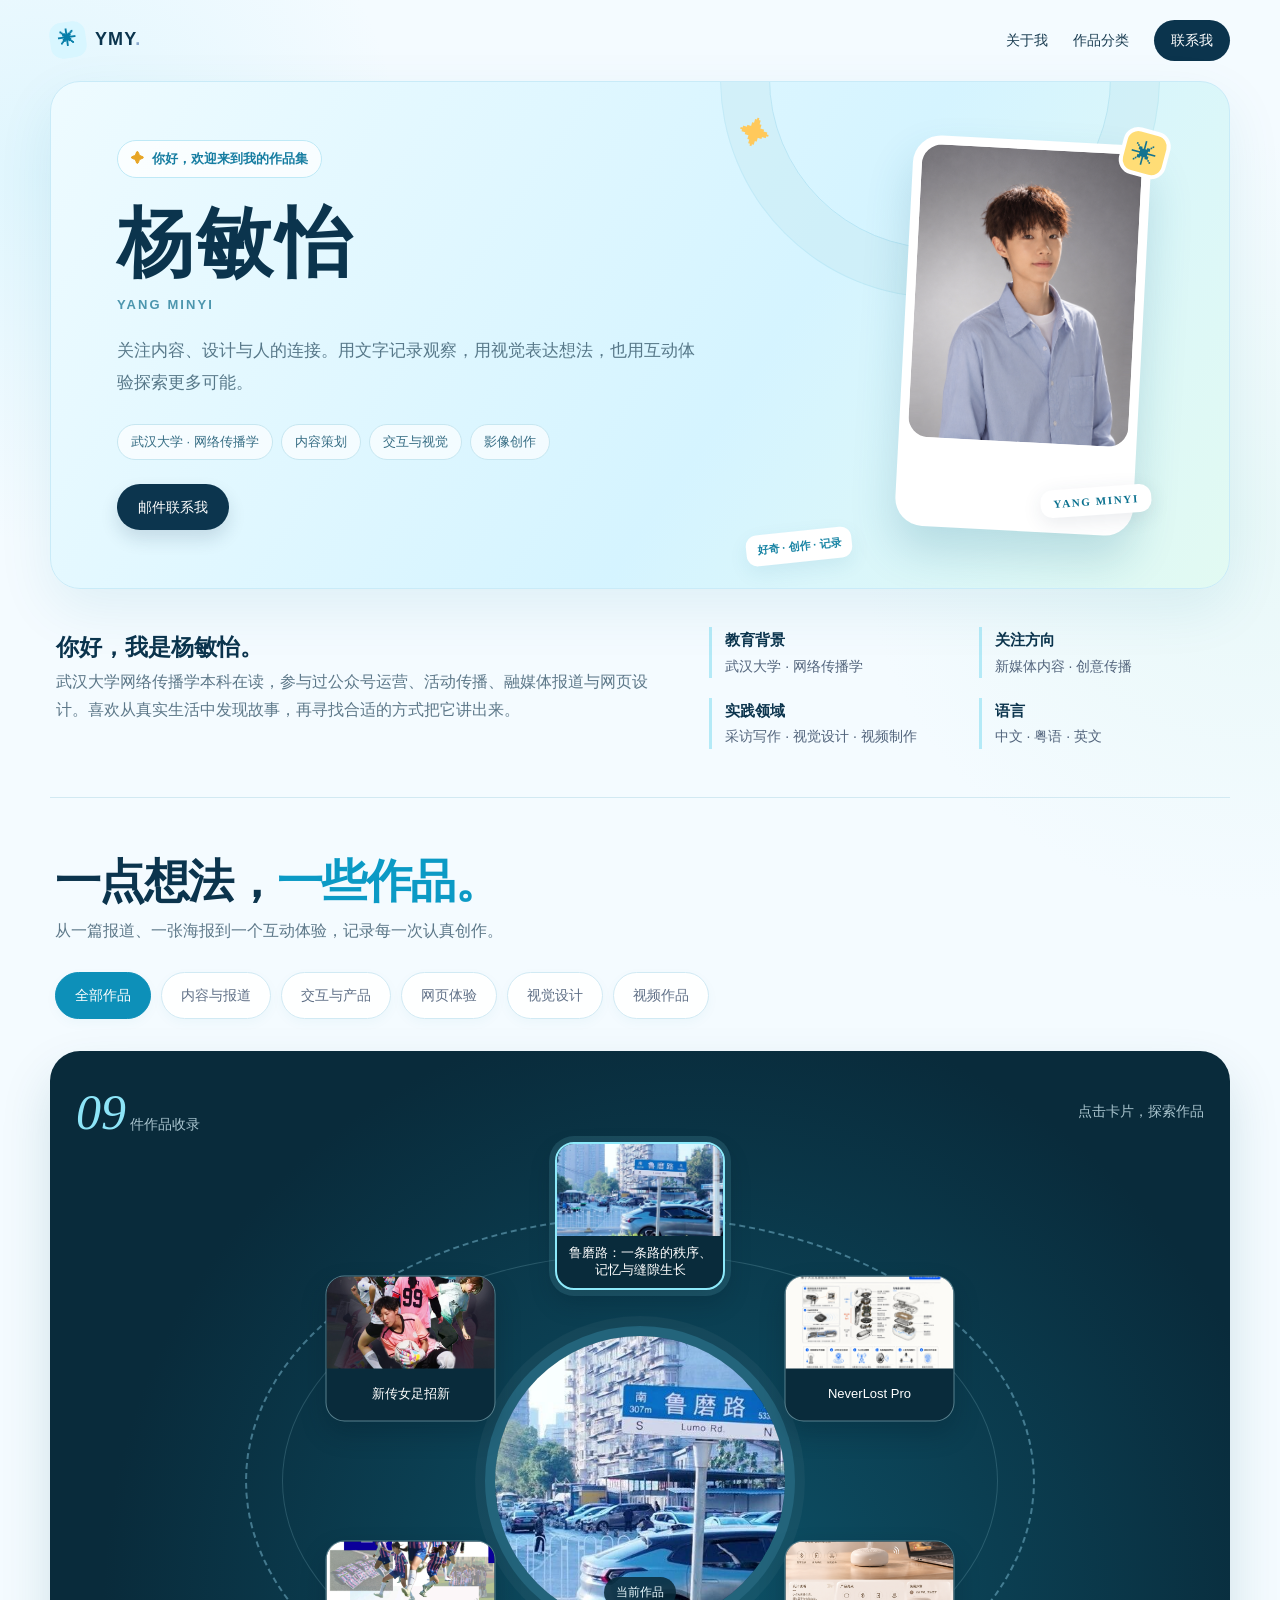
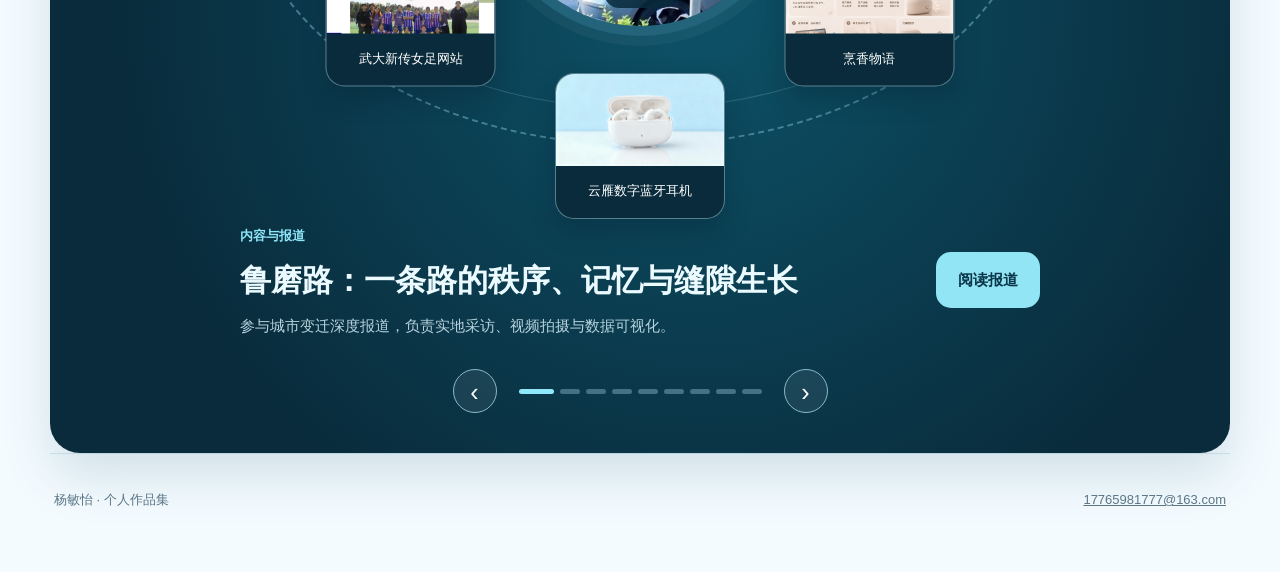
<file: index.html>
<!doctype html><html lang="zh-CN"><head><meta charset="utf-8"><meta name="viewport" content="width=device-width,initial-scale=1"><title>杨敏怡｜个人作品集</title><meta name="description" content="杨敏怡的个人作品集：内容策划、交互设计、网页、视觉与影像创作。"><style>
:root{--navy:#263d63;--blue:#416caa;--pale:#edf3fa;--text:#27354a;--muted:#67758a;--line:#dce5ef;--white:#fff}*{box-sizing:border-box}html{scroll-behavior:smooth}body{margin:0;background:#f7f9fc;color:var(--text);font-family:-apple-system,BlinkMacSystemFont,"PingFang SC","Microsoft YaHei",sans-serif;line-height:1.75}img,video{display:block;max-width:100%}a{color:inherit}button{font:inherit}.wrap{width:min(1000px,calc(100% - 36px));margin:auto}.nav{display:flex;align-items:center;justify-content:space-between;gap:20px;padding:22px 0}.brand{color:var(--navy);font-family:Georgia,serif;font-size:20px;font-weight:700;text-decoration:none;letter-spacing:.03em}.navlinks{display:flex;gap:25px;align-items:center;font-size:14px}.navlinks a{text-decoration:none}.navlinks a:hover{color:var(--blue)}.hero{background:#e8f0f9;border-radius:24px;overflow:hidden;position:relative}.hero:before{content:"";position:absolute;width:480px;height:480px;border:1px solid #c2d4e9;border-radius:50%;right:-100px;top:-190px;box-shadow:0 0 0 55px #e2ecf7,0 0 0 56px #cbdcec}.hero-inner{position:relative;display:grid;gap:32px;padding:30px 24px}.intro{align-self:center}.eyebrow{font-size:12px;letter-spacing:.16em;font-weight:700;color:var(--blue);text-transform:uppercase}.intro h1{font-family:'Songti SC',Georgia,serif;font-size:clamp(44px,6.5vw,72px);letter-spacing:.08em;line-height:1.15;color:var(--navy);margin:17px 0}.intro h1 span{display:block;font:400 16px/1.5 Georgia,serif;letter-spacing:.1em;color:var(--blue);margin-top:12px}.intro .description{font-size:17px;max-width:580px;color:#526580}.hero-tags{display:flex;gap:8px;flex-wrap:wrap;margin:24px 0}.hero-tags span{border:1px solid #b9cde3;border-radius:30px;padding:6px 13px;font-size:13px;color:#3e5e88}.contact{display:inline-flex;min-height:46px;align-items:center;background:var(--navy);border-radius:30px;padding:0 21px;color:#fff;font-size:14px;text-decoration:none}.contact:hover{background:var(--blue)}.portrait-wrap{width:min(280px,75%);justify-self:center;position:relative}.portrait-wrap img{width:100%;aspect-ratio:3/4;object-fit:cover;border-radius:140px 140px 12px 12px}.portrait-wrap:after{content:'YANG MINYI';position:absolute;bottom:-16px;right:-12px;background:#fff;color:var(--blue);padding:8px 13px;font:700 11px Georgia,serif;letter-spacing:.15em;box-shadow:0 5px 20px #293d591a}.about{display:grid;gap:20px;padding:26px 0 30px}.about h2,.about p{margin:0}.about h2{font-size:20px;color:var(--navy)}.about p{color:var(--muted);max-width:720px}.about-meta{display:flex;flex-wrap:wrap;gap:12px 30px;color:#52647c;font-size:14px}.about-meta b{display:block;color:var(--navy);font-size:15px}.works-intro{border-top:1px solid var(--line);padding:30px 0 23px}.works-intro h2{font:500 clamp(32px,4.5vw,46px)/1.2 'Songti SC',Georgia,serif;color:var(--navy);margin:8px 0}.works-intro p{color:var(--muted);margin:0}.filters{display:flex;flex-wrap:wrap;gap:8px;margin:20px 0 0}.filters button{border:1px solid var(--line);background:#fff;border-radius:30px;padding:9px 17px;min-height:44px;cursor:pointer;color:#607087;font-size:14px}.filters button.active,.filters button:hover{background:var(--navy);color:#fff;border-color:var(--navy)}.section{padding:26px 0 32px;border-top:1px solid var(--line)}.heading{display:flex;align-items:end;justify-content:space-between;gap:12px;margin:0 0 16px}.heading h2{font-size:26px;color:var(--navy);margin:3px 0 0}.heading p{margin:0;color:var(--muted);font-size:14px}.grid{display:grid;gap:16px}.card{background:white;border:1px solid #e5ebf2;border-radius:16px;overflow:hidden;box-shadow:0 10px 30px rgba(38,61,99,.035)}.cover{aspect-ratio:16/10;background:#e8eef6;overflow:hidden}.cover img{width:100%;height:100%;object-fit:cover;transition:transform .45s}.card:hover .cover img{transform:scale(1.025)}.body{padding:19px}.tag{font-size:12px;color:var(--blue);font-weight:700;letter-spacing:.08em}.body h3{font-size:23px;margin:6px 0;color:var(--navy)}.body p{color:var(--muted);margin:0 0 14px;font-size:15px}.link{display:inline-flex;align-items:center;min-height:44px;font-size:14px;font-weight:700;color:var(--blue);text-decoration:none}.link:hover{text-decoration:underline}.feature{display:grid}.feature .body{align-self:center;padding:28px}.poster .cover{aspect-ratio:4/3;background:#eaf0f7}.poster img{object-fit:contain}.video{width:100%;background:#172336;aspect-ratio:16/9}.gallery{display:grid;grid-template-columns:repeat(2,1fr);gap:10px;margin-top:20px}.gallery button{padding:0;border:0;background:none;cursor:zoom-in}.gallery img{width:100%;border-radius:8px}.article-art{min-height:230px;display:flex;flex-direction:column;justify-content:space-between;background:#dce9f7;padding:25px;color:#315584}.article-art strong{font-family:'Songti SC',serif;font-size:34px;font-weight:500;line-height:1.4}.article-art small{letter-spacing:.14em}.football-art{background:#e9f0f7}.footer{display:flex;flex-wrap:wrap;justify-content:space-between;gap:10px;padding:28px 0 50px;color:var(--muted);border-top:1px solid var(--line);font-size:13px}[hidden]{display:none!important}dialog{border:0;background:transparent;padding:20px;max-width:min(1200px,100%);max-height:100%;color:white}dialog::backdrop{background:rgba(13,22,35,.9)}dialog img{max-height:85vh;max-width:100%;object-fit:contain}dialog button{display:block;margin:0 0 10px auto;padding:8px 16px;border-radius:30px;border:1px solid white;color:white;background:transparent;cursor:pointer}:focus-visible{outline:3px solid #e59a59;outline-offset:3px}@media(min-width:700px){.hero-inner{grid-template-columns:1fr 280px;padding:42px 54px}.about{grid-template-columns:1.2fr 1fr}.grid{grid-template-columns:repeat(2,minmax(0,1fr))}.feature{grid-template-columns:1fr 1fr}.gallery{grid-template-columns:repeat(3,1fr)}}@media(min-width:900px){.grid{grid-template-columns:repeat(3,minmax(0,1fr))}.gallery{grid-template-columns:repeat(6,minmax(0,1fr))}}@media(max-width:480px){.navlinks{gap:12px}.navlinks a:first-child{display:none}.heading p{display:none}.hero-inner{padding:36px 24px}.portrait-wrap{width:55%;justify-self:start}.about-meta{gap:12px 22px}}@media(prefers-reduced-motion:reduce){*{scroll-behavior:auto!important;transition:none!important}}
</style>
<style>
:root{--navy:#0b344d;--blue:#0b91bd;--pale:#e5f8ff;--text:#183b50;--muted:#5d7889;--line:#d2e9f2}body{background:#f4fbff;background-image:radial-gradient(circle at 3% 8%,rgba(139,224,247,.2),transparent 23rem),radial-gradient(circle at 97% 24%,rgba(201,241,230,.28),transparent 24rem)}.wrap{width:min(1180px,calc(100% - 44px))}.nav{padding:20px 0}.brand{font-family:-apple-system,BlinkMacSystemFont,"PingFang SC",sans-serif;font-size:18px;font-weight:850;letter-spacing:.06em}.brand:before{content:'✳';display:inline-grid;place-items:center;width:36px;height:36px;margin-right:9px;border-radius:12px;color:#087fa9;background:#d8f6ff;transform:rotate(-8deg)}.navlinks a:last-child{padding:8px 17px;border-radius:999px;background:#0b344d;color:white}.hero{border:1px solid #c9ebf8;border-radius:30px;background:linear-gradient(125deg,#eefbff 0%,#d5f4ff 59%,#e2faf2 100%);box-shadow:0 20px 55px rgba(15,120,160,.09);overflow:hidden}.hero:before{width:340px;height:340px;top:-175px;right:10%;border-color:rgba(68,172,205,.2);box-shadow:0 0 0 48px rgba(255,255,255,.25),0 0 0 49px rgba(68,172,205,.16)}.hero-inner{gap:48px;padding:58px 66px}.intro h1{font-family:-apple-system,BlinkMacSystemFont,"PingFang SC",sans-serif;font-size:clamp(50px,6vw,76px);font-weight:800;letter-spacing:.045em;color:#0b344d;margin:21px 0}.intro h1 span{font:600 13px/1.5 -apple-system,BlinkMacSystemFont,sans-serif;letter-spacing:.16em;margin-top:8px;color:#4c96ae}.intro .description{font-size:17px;line-height:1.9;color:#577889}.hello-pill{display:inline-flex;align-items:center;gap:8px;padding:7px 13px;border:1px solid #bfe9f6;border-radius:999px;background:rgba(255,255,255,.75);color:#167da1;font-size:13px;font-weight:700}.hello-pill span{color:#e7a526}.hero-tags span{background:rgba(255,255,255,.68);border-color:#c7e7f1;color:#366d84}.contact{background:#0c354e;box-shadow:0 9px 18px rgba(11,52,77,.14)}.contact:hover{background:#078eb9}.portrait-wrap{width:min(260px,85%);padding:9px;background:#fff;border-radius:28px;box-shadow:0 24px 45px rgba(17,101,134,.19);transform:rotate(3deg)}.portrait-wrap img{border-radius:20px;aspect-ratio:3/4}.portrait-wrap:after{right:-18px;bottom:20px;border-radius:12px;color:#0b718f;transform:rotate(-7deg)}.portrait-sticker{position:absolute;display:grid;place-items:center;top:-17px;right:-17px;width:48px;height:48px;border:4px solid white;border-radius:15px;background:#ffdd76;color:#147390;font-size:26px;transform:rotate(12deg)}.hero-doodle{position:absolute;z-index:2}.doodle-star{top:26px;right:39%;color:#ffc95b;font-size:31px;transform:rotate(16deg)}.doodle-note{bottom:26px;right:32%;padding:6px 11px;border-radius:11px;background:#fff;color:#1884a4;font-size:11px;font-weight:700;transform:rotate(-6deg);box-shadow:0 7px 20px #0b648815}.about{padding:38px 6px 48px;gap:36px}.about h2{font-size:23px}.about-meta{gap:16px 30px}.about-meta>div{padding-left:13px;border-left:3px solid #b4eaf7}.works-intro{padding:48px 5px 32px}.works-intro h2{font-family:-apple-system,BlinkMacSystemFont,"PingFang SC",sans-serif;font-weight:800;letter-spacing:-.035em}.works-intro h2 span{color:#0b9ac5}.filters{gap:10px;margin-top:27px}.filters button{border-color:#d1eaf4;background:rgba(255,255,255,.9);padding:10px 19px;box-shadow:0 4px 12px #167da10a}.filters button.active,.filters button:hover{background:#0d90b9;border-color:#0d90b9}.section{padding:42px 0 50px}.heading{margin-bottom:24px}.heading h2{display:flex;align-items:center;gap:12px;font-size:27px}.heading h2:before{content:'';width:7px;height:27px;border-radius:6px;background:#23b5d8}.grid{gap:22px}.card{border:1px solid #dbeef5;border-radius:22px;box-shadow:0 12px 32px rgba(15,105,143,.075);transition:transform .25s,box-shadow .25s}.card:hover{transform:translateY(-4px);box-shadow:0 20px 42px rgba(15,105,143,.13)}.cover{aspect-ratio:16/10;background:#e4f5fa}.body{padding:24px}.body h3{font-size:21px}.body p{line-height:1.75}.tag{color:#108aac;letter-spacing:.03em}.link{color:#0789b2}.link:after{content:' ↗';font-size:13px;margin-left:5px}.gallery{gap:12px}.gallery img{border-radius:12px;box-shadow:0 4px 16px #164e6512}.article-art{background:linear-gradient(135deg,#d7f5ff,#e5f9f2);color:#167792}.article-art strong{font-family:-apple-system,BlinkMacSystemFont,"PingFang SC",sans-serif;font-weight:750;font-size:30px}.footer{padding:35px 4px 60px}.portrait-wrap,.hero-doodle{animation:float-in 4s ease-in-out infinite alternate}@keyframes float-in{to{translate:0 -5px}}@media(min-width:900px){.gallery{grid-template-columns:repeat(3,minmax(0,1fr))}}@media(max-width:699px){.hero-inner{padding:34px 25px 40px;gap:38px}.intro h1{font-size:48px}.portrait-wrap{width:min(230px,65%);justify-self:center}.doodle-note{right:10%;bottom:20px}.doodle-star{right:10%;top:20px}.section{padding:32px 0 38px}.about{gap:24px}.works-intro{padding:35px 0 26px}.grid{gap:17px}.card:hover{transform:none}.body{padding:20px}}@media(prefers-reduced-motion:reduce){.portrait-wrap,.hero-doodle{animation:none}.card{transition:none}}
</style><style>
.about-meta{display:grid;grid-template-columns:minmax(0,1fr);gap:20px 24px;align-content:start}.about-meta>div{min-width:0}.story-card{max-width:880px}.story-cover{display:block;aspect-ratio:988/421}.story-cover img{width:100%;height:100%;object-fit:cover}@media(min-width:480px){.about-meta{grid-template-columns:repeat(2,minmax(0,1fr))}}@media(min-width:700px){.story-card{display:grid;grid-template-columns:1.2fr 1fr;align-items:stretch}.story-cover{height:100%;min-height:230px;aspect-ratio:auto}.story-card .body{align-self:center}}
</style><style>
.carousel-controls{display:flex;gap:8px;align-items:center;margin:0 0 16px;justify-content:flex-end}.carousel-controls button{width:42px;height:42px;display:grid;place-items:center;border:1px solid #cbe8f2;border-radius:50%;background:#fff;color:#087fa9;font-size:22px;line-height:1;cursor:pointer;box-shadow:0 4px 12px #0b64880d}.carousel-controls button:hover:not(:disabled){background:#daf6ff;transform:translateY(-2px)}.carousel-controls button:disabled{opacity:.35;cursor:default}.carousel-controls span{font-size:13px;color:#668899;min-width:42px;text-align:center}.grid.is-carousel{display:flex;overflow-x:auto;gap:22px;scroll-snap-type:x mandatory;scroll-behavior:smooth;scrollbar-width:none;overscroll-behavior-inline:contain;padding:4px 4px 18px}.grid.is-carousel::-webkit-scrollbar{display:none}.grid.is-carousel>.card{scroll-snap-align:start;flex:0 0 min(100%,360px)}@media(min-width:700px){.grid.is-carousel>.card{flex-basis:calc((100% - 22px)/2)}}@media(min-width:700px){.grid.is-carousel>.card{flex-basis:55%}}@media(max-width:699px){.grid.is-carousel{gap:15px}.grid.is-carousel>.card{flex-basis:88%}}@media(prefers-reduced-motion:reduce){.grid.is-carousel{scroll-behavior:auto}}
</style><style>
.all-carousel{padding:18px 0 70px}.carousel-top{display:flex;justify-content:space-between;align-items:end;gap:16px;margin-bottom:18px}.carousel-top strong{font-size:25px;color:#0b344d}.carousel-top p{margin:3px 0;color:#5d7889;font-size:14px}.carousel-controls{margin:0}.all-track{display:flex;gap:22px;overflow-x:auto;scroll-snap-type:x mandatory;scrollbar-width:none;overscroll-behavior-inline:contain;padding:4px 4px 24px;align-items:stretch}.all-track::-webkit-scrollbar{display:none}.work-slide{position:relative;flex:0 0 min(84%,520px);min-width:0;scroll-snap-align:start}.work-slide[hidden]{display:none}.work-slide>.card{height:100%}.work-slide .story-card{display:block}.work-slide .story-cover{height:auto;min-height:0;aspect-ratio:16/10}.work-slide .gallery{grid-template-columns:repeat(2,minmax(0,1fr));gap:8px}.work-badge{position:absolute;top:16px;left:16px;z-index:1;padding:6px 12px;border-radius:999px;background:rgba(255,255,255,.94);color:#087fa9;font-size:12px;font-weight:700;box-shadow:0 3px 12px #0b64881a}.work-slide[data-work-category="product"] .work-badge{position:static;display:inline-block;margin:0 0 10px}.work-slide[data-work-category="product"] .card{height:auto}.work-slide .card:hover{transform:none}@media(max-width:699px){.all-carousel{padding-bottom:45px}.work-slide{flex-basis:90%}.all-track{gap:16px}.carousel-top strong{font-size:21px}}@media(prefers-reduced-motion:reduce){.all-track{scroll-behavior:auto}}
</style><style>
.orbit-shell{overflow:hidden;position:relative;background:radial-gradient(circle at 55% 55%,#0d5268,#092b3b 70%);border-radius:30px;padding:32px 26px 40px;color:#eafaff;box-shadow:0 24px 50px #0b526326}.orbit-header{display:flex;justify-content:space-between;align-items:center;color:#a9c4ce;font-size:14px}.orbit-header strong{font:italic 50px Georgia,serif;color:#8de5f8}.orbit-header p{margin:0}.orbit-stage{position:relative;height:660px;max-width:950px;margin:10px auto}.orbit-line{position:absolute;inset:65px 80px;border:2px dashed #7ebdd580;border-radius:50%}.orbit-line:after{content:'';position:absolute;inset:35px;border:1px solid #b1e7f32e;border-radius:50%}.orbit-core{position:absolute;left:50%;top:50%;transform:translate(-50%,-50%);width:310px;aspect-ratio:1;overflow:hidden;border-radius:50%;border:10px solid #23647b;box-shadow:0 0 0 10px #ffffff0a;cursor:pointer;background:#0b3b4e}.orbit-core img{width:100%;height:100%;object-fit:cover}.core-caption{position:absolute;bottom:18px;left:50%;transform:translateX(-50%);padding:5px 12px;border-radius:30px;background:#092b3bdd;font-size:12px;white-space:nowrap}.orbit-item{position:absolute;z-index:2;left:50%;top:50%;width:170px;padding:0;overflow:hidden;border:1px solid #9ac7d18c;border-radius:19px;background:#092b3b;color:white;text-align:center;cursor:pointer;box-shadow:0 12px 24px #001b2944;transform:translate(-50%,-50%) rotate(var(--angle)) translateY(-265px) rotate(calc(-1 * var(--angle)));transition:border-color .2s,box-shadow .2s}.orbit-item img{width:100%;height:92px;object-fit:cover}.orbit-item span{display:flex;align-items:center;justify-content:center;height:52px;padding:4px 9px;font-size:13px;line-height:1.3}.orbit-item.selected{border:2px solid #8de9fa;box-shadow:0 0 0 6px #8de9fa20,0 12px 24px #001b2944}.orbit-item:hover{border-color:#8de9fa}.orbit-focus{max-width:800px;margin:0 auto;display:flex;align-items:center;justify-content:space-between;gap:24px}.orbit-focus span{color:#8de5f8;font-size:13px;font-weight:700}.orbit-focus h3{font-size:clamp(22px,3vw,31px);margin:5px 0}.orbit-focus p{color:#b7d3de;margin:0;font-size:15px}.orbit-open{border:0;border-radius:15px;background:#91e5f5;color:#0a3548;font-size:15px;font-weight:750;padding:15px 22px;white-space:nowrap;cursor:pointer}.orbit-controls{display:flex;align-items:center;justify-content:center;gap:22px;margin:30px auto 0}.orbit-controls>button{height:44px;width:44px;border:1px solid #8bb8c8;border-radius:50%;background:#ffffff12;color:white;font-size:25px;cursor:pointer}.orbit-dots{display:flex;gap:6px;flex-wrap:wrap;justify-content:center}.orbit-dots button{padding:0;border:0;width:20px;height:5px;border-radius:8px;background:#83adc07d;cursor:pointer}.orbit-dots button[aria-pressed=true]{background:#8ee8f9;width:35px}.orbit-mobile-items{display:none}.work-modal{max-width:min(1100px,95vw);max-height:90vh;overflow:auto}.work-modal .modal-close{position:sticky;top:0;z-index:2}.work-modal video{width:min(1000px,90vw);max-height:75vh;background:#000}.modal-gallery{display:grid;gap:16px}.modal-gallery img{width:100%;height:auto}@media(max-width:699px){.orbit-shell{padding:22px 18px 28px;border-radius:22px}.orbit-header strong{font-size:38px}.orbit-header p{font-size:12px}.orbit-stage{height:auto;margin:24px auto 22px}.orbit-line,.orbit-items{display:none}.orbit-core{position:relative;left:auto;top:auto;transform:none;width:min(74vw,300px);margin:auto}.orbit-focus{display:block}.orbit-focus h3{font-size:21px}.orbit-open{margin-top:18px}.orbit-mobile-items{display:flex;overflow-x:auto;gap:10px;padding:22px 0 4px;scroll-snap-type:x mandatory}.orbit-mobile-items button{flex:0 0 120px;padding:0;overflow:hidden;border:1px solid #7bb3c0;border-radius:12px;background:#092b3b;color:#fff;scroll-snap-align:start}.orbit-mobile-items img{width:100%;height:70px;object-fit:cover}.orbit-mobile-items span{display:block;padding:7px;font-size:12px;line-height:1.3}.orbit-mobile-items button.selected{border:2px solid #8de9fa}.orbit-controls{margin-top:24px}}
</style></head><body><header class="wrap nav"><a class="brand" href="#top">YMY<span style="color:#88a7cc">.</span></a><nav class="navlinks" aria-label="主导航"><a href="#about">关于我</a><a href="#works">作品分类</a><a href="mailto:17765981777@163.com">联系我</a></nav></header><main class="wrap" id="top"><section class="hero"><span class="hero-doodle doodle-star" aria-hidden="true">✦</span><span class="hero-doodle doodle-note" aria-hidden="true">好奇 · 创作 · 记录</span><div class="hero-inner"><div class="intro"><div class="hello-pill"><span>✦</span> 你好，欢迎来到我的作品集</div><h1>杨敏怡<span>YANG MINYI</span></h1><p class="description">关注内容、设计与人的连接。用文字记录观察，用视觉表达想法，也用互动体验探索更多可能。</p><div class="hero-tags"><span>武汉大学 · 网络传播学</span><span>内容策划</span><span>交互与视觉</span><span>影像创作</span></div><a class="contact" href="mailto:17765981777@163.com">邮件联系我</a></div><div class="portrait-wrap"><img src="assets/portrait.jpg" alt="杨敏怡的个人照片"><span class="portrait-sticker" aria-hidden="true">✳</span></div></div></section>
<section class="about" id="about"><div><h2>你好，我是杨敏怡。</h2><p>武汉大学网络传播学本科在读，参与过公众号运营、活动传播、融媒体报道与网页设计。喜欢从真实生活中发现故事，再寻找合适的方式把它讲出来。</p></div><div class="about-meta"><div><b>教育背景</b>武汉大学 · 网络传播学</div><div><b>关注方向</b>新媒体内容 · 创意传播</div><div><b>实践领域</b>采访写作 · 视觉设计 · 视频制作</div><div><b>语言</b>中文 · 粤语 · 英文</div></div></section>
<section class="works-intro" id="works"><h2>一点想法，<span>一些作品。</span></h2><p>从一篇报道、一张海报到一个互动体验，记录每一次认真创作。</p><div class="filters" role="group" aria-label="按作品类型筛选"><button class="active" data-filter="all" aria-pressed="true">全部作品</button><button data-filter="content" aria-pressed="false">内容与报道</button><button data-filter="product" aria-pressed="false">交互与产品</button><button data-filter="web" aria-pressed="false">网页体验</button><button data-filter="visual" aria-pressed="false">视觉设计</button><button data-filter="video" aria-pressed="false">视频作品</button></div></section>
<section class="section" data-category="content"><div class="heading"><div><h2>内容与报道</h2></div><p>从观察出发，记录人与故事</p></div><article class="card story-card"><a class="cover story-cover" href="https://mp.weixin.qq.com/s/QCKgZOBWEFjcSOOniXQQSg" target="_blank" rel="noopener noreferrer" aria-label="阅读鲁磨路报道"><img src="assets/lumo-cover.jpg" alt="鲁磨路报道的原文封面"></a><div class="body"><div class="tag">公众号文章 / 融媒体报道</div><h3>鲁磨路：一条路的秩序、记忆与缝隙生长</h3><p>参与武汉鲁磨路城市变迁深度报道，负责实地采访、视频拍摄与数据可视化。</p><a class="link" target="_blank" rel="noopener noreferrer" href="https://mp.weixin.qq.com/s/QCKgZOBWEFjcSOOniXQQSg">阅读公众号文章</a></div></article></section>
<section class="section" data-category="product"><div class="heading"><div><h2>交互与产品</h2></div><p>从真实问题出发的概念探索</p></div><article class="card"><div class="body"><div class="tag">产品概念 / 信息可视化</div><h3>NeverLost Pro</h3><p>从耳机遗失的经历出发，探索主动预警、多模态引导与设备协同，让寻找从事后补救走向事前感知。这是一项未来产品概念设计。</p><div class="gallery" id="gallery"></div><p style="margin-top:12px;font-size:13px">点击设计图可放大查看。</p></div></article></section>
<section class="section" data-category="web"><div class="heading"><div><h2>网页体验</h2></div><p>把创意转化为可以浏览的体验</p></div><div class="grid"><article class="card"><div class="cover"><img src="assets/cooking.png" alt="烹香物语概念装置设计图"></div><div class="body"><div class="tag">多感官体验 / 互动网页</div><h3>烹香物语</h3><p>以独居料理为叙事，探索视觉、听觉与气味同步的中式料理体验。气味装置为概念设计。</p><a class="link" href="projects/cooking/index.html">浏览完整项目</a></div></article><article class="card"><div class="cover"><img src="assets/earbuds.png" alt="云雁数字蓝牙耳机产品图"></div><div class="body"><div class="tag">产品展示 / 交互网页</div><h3>云雁数字蓝牙耳机</h3><p>围绕日常通勤场景，以产品介绍、功能展示和互动模拟呈现耳机体验。</p><a class="link" href="projects/earbuds/index.html">浏览完整项目</a></div></article><article class="card"><div class="cover football-art"><img src="assets/poster2.png" alt="新传女足比赛海报"></div><div class="body"><div class="tag">球队官网 / 网页设计</div><h3>武大新传女足网站</h3><p>参与球队官网搭建，集中呈现球队介绍、成员、赛事与球队资讯。</p><a class="link" href="https://thoughtful-needs-193540.framer.app/" target="_blank" rel="noopener noreferrer">访问球队网站</a></div></article></div></section>
<section class="section" data-category="visual"><div class="heading"><div><h2>视觉设计</h2></div><p>用画面传递现场的热情</p></div><div class="grid"><article class="card poster"><div class="cover"><img src="assets/poster1.png" alt="新传女足招新海报"></div><div class="body"><div class="tag">海报设计</div><h3>新传女足招新</h3><p>以球场人物与鲜明字体呈现球队的活力。</p><a class="link" href="assets/poster1.png" target="_blank">查看原图</a></div></article><article class="card poster"><div class="cover"><img src="assets/poster2.png" alt="新传女足比赛海报"></div><div class="body"><div class="tag">海报设计</div><h3>新传女足比赛海报</h3><p>以蓝白色彩与球场影像记录比赛时刻。</p><a class="link" href="assets/poster2.png" target="_blank">查看原图</a></div></article></div></section>
<section class="section" data-category="video"><div class="heading"><div><h2>视频作品</h2></div><p>在声音与画面中讲述故事</p></div><div class="grid"><article class="card"><video class="video" controls preload="metadata" src="assets/video2.mp4"></video><div class="body"><div class="tag">影像作品</div><h3>后定由她，自在安心</h3></div></article><article class="card"><video class="video" controls preload="metadata" src="assets/video1.mp4"></video><div class="body"><div class="tag">影像作品</div><h3>剩下那三个</h3></div></article></div></section></main><footer class="wrap footer"><span>杨敏怡 · 个人作品集</span><a href="mailto:17765981777@163.com">17765981777@163.com</a></footer><dialog id="viewer"><button aria-label="关闭图片">关闭</button><img alt="设计图放大预览"></dialog><script>
const titles=['硬件解剖图鉴','脱落预警系统','AI 认知引擎与热力图','多模态交互体验','大交互生态网络','全旅程情感与未来愿景'];const gallery=document.querySelector('#gallery'),viewer=document.querySelector('#viewer');titles.forEach((t,i)=>{const b=document.createElement('button');b.setAttribute('aria-label','放大查看'+t);b.innerHTML=`<img loading="lazy" src="assets/never${i+1}.jpg" alt="${t}">`;b.onclick=()=>{viewer.querySelector('img').src=`assets/never${i+1}.jpg`;viewer.querySelector('img').alt=t;viewer.showModal()};gallery.append(b)});viewer.querySelector('button').onclick=()=>viewer.close();viewer.onclick=e=>{if(e.target===viewer)viewer.close()};const works=[
{category:'content',label:'内容与报道',title:'鲁磨路：一条路的秩序、记忆与缝隙生长',desc:'参与城市变迁深度报道，负责实地采访、视频拍摄与数据可视化。',img:'assets/lumo-cover.jpg',url:'https://mp.weixin.qq.com/s/QCKgZOBWEFjcSOOniXQQSg',action:'阅读报道'},
{category:'product',label:'交互与产品',title:'NeverLost Pro',desc:'从耳机遗失的真实经历出发，探索主动预警与多模态交互的未来产品概念。',img:'assets/never1.jpg',action:'查看设计图',gallery:true},
{category:'web',label:'网页体验',title:'烹香物语',desc:'以独居料理为叙事，探索视觉、听觉与气味同步的多感官体验。',img:'assets/cooking.png',url:'projects/cooking/index.html',action:'浏览项目'},
{category:'web',label:'网页体验',title:'云雁数字蓝牙耳机',desc:'以产品介绍、功能展示和互动模拟，呈现日常通勤场景下的耳机体验。',img:'assets/earbuds.png',url:'projects/earbuds/index.html',action:'浏览项目'},
{category:'web',label:'网页体验',title:'武大新传女足网站',desc:'参与球队官网搭建，集中呈现球队介绍、成员、赛事与球队资讯。',img:'assets/poster2.png',url:'https://thoughtful-needs-193540.framer.app/',action:'访问网站'},
{category:'visual',label:'视觉设计',title:'新传女足招新',desc:'以球场人物与鲜明字体呈现球队的活力。',img:'assets/poster1.png',url:'assets/poster1.png',action:'查看原图'},
{category:'visual',label:'视觉设计',title:'新传女足比赛海报',desc:'以蓝白色彩与球场影像记录比赛时刻。',img:'assets/poster2.png',url:'assets/poster2.png',action:'查看原图'},
{category:'video',label:'视频作品',title:'后定由她，自在安心',desc:'以影像、声音与画面呈现故事。',img:'assets/video2-cover.jpg',video:'assets/video2.mp4',action:'播放作品'},
{category:'video',label:'视频作品',title:'剩下那三个',desc:'用镜头记录与讲述。',img:'assets/video1-cover.jpg',video:'assets/video1.mp4',action:'播放作品'}];
const sections=[...document.querySelectorAll('section[data-category]')];sections.forEach(x=>x.remove());const shell=document.createElement('section');shell.className='orbit-shell';shell.setAttribute('aria-label','作品环形转盘');shell.innerHTML=`<div class="orbit-header"><div><strong id="total-count"></strong><span> 件作品收录</span></div><p>点击卡片，探索作品</p></div><div class="orbit-stage"><div class="orbit-line"></div><div class="orbit-core"><img alt=""><span class="core-caption">当前作品</span></div><div class="orbit-items"></div></div><div class="orbit-focus"><div><span id="orbit-category"></span><h3 id="orbit-title"></h3><p id="orbit-description"></p></div><button class="orbit-open" type="button"></button></div><div class="orbit-controls"><button class="orbit-prev" type="button" aria-label="上一件作品">‹</button><div class="orbit-dots" aria-label="作品位置"></div><button class="orbit-next" type="button" aria-label="下一件作品">›</button></div><div class="orbit-mobile-items" aria-label="选择作品"></div>`;document.querySelector('#works').after(shell);
const modal=document.createElement('dialog');modal.className='work-modal';modal.innerHTML='<button class="modal-close" type="button">关闭</button><div class="modal-content"></div>';document.body.append(modal);modal.querySelector('.modal-close').onclick=()=>{modal.querySelector('video')?.pause();modal.close()};modal.onclick=e=>{if(e.target===modal){modal.querySelector('video')?.pause();modal.close()}};
let current=0,filter='all';const active=()=>works.filter(w=>filter==='all'||w.category===filter);function openWork(w){if(w.video){modal.querySelector('.modal-content').innerHTML=`<video controls autoplay playsinline src="${w.video}"></video>`;modal.showModal()}else if(w.gallery){modal.querySelector('.modal-content').innerHTML='<div class="modal-gallery">'+Array.from({length:6},(_,i)=>`<img src="assets/never${i+1}.jpg" alt="NeverLost Pro 设计图 ${i+1}">`).join('')+'</div>';modal.showModal()}else window.open(w.url,'_blank','noopener')}
function render(){const list=active(),w=list[current];shell.querySelector('#total-count').textContent=String(list.length).padStart(2,'0');shell.querySelector('.orbit-core img').src=w.img;shell.querySelector('.orbit-core img').alt=w.title+'预览';shell.querySelector('#orbit-category').textContent=w.label;shell.querySelector('#orbit-title').textContent=w.title;shell.querySelector('#orbit-description').textContent=w.desc;shell.querySelector('.orbit-open').textContent=w.action;shell.querySelector('.orbit-open').onclick=()=>openWork(w);shell.querySelector('.orbit-core').onclick=()=>openWork(w);
const items=shell.querySelector('.orbit-items');items.innerHTML='';let count=Math.min(6,list.length);for(let i=0;i<count;i++){let idx=(current+i)%list.length,item=list[idx],btn=document.createElement('button');btn.type='button';btn.className='orbit-item'+(i===0?' selected':'');btn.style.setProperty('--angle',(360*i/count)+'deg');btn.setAttribute('aria-label','选择 '+item.title);btn.innerHTML=`<img src="${item.img}" alt=""><span>${item.title}</span>`;btn.onclick=()=>{current=idx;render()};items.append(btn)}const dots=shell.querySelector('.orbit-dots');dots.innerHTML='';list.forEach((item,i)=>{const b=document.createElement('button');b.type='button';b.setAttribute('aria-label','选择 '+item.title);b.setAttribute('aria-pressed',String(i===current));b.onclick=()=>{current=i;render()};dots.append(b)});const mobile=shell.querySelector('.orbit-mobile-items');mobile.innerHTML='';list.forEach((item,i)=>{const b=document.createElement('button');b.className=i===current?'selected':'';b.type='button';b.innerHTML=`<img src="${item.img}" alt=""><span>${item.title}</span>`;b.onclick=()=>{current=i;render()};mobile.append(b)});}
shell.querySelector('.orbit-prev').onclick=()=>{current=(current-1+active().length)%active().length;render()};shell.querySelector('.orbit-next').onclick=()=>{current=(current+1)%active().length;render()};document.querySelectorAll('[data-filter]').forEach(b=>b.onclick=()=>{document.querySelectorAll('[data-filter]').forEach(x=>{x.classList.toggle('active',x===b);x.setAttribute('aria-pressed',x===b?'true':'false')});filter=b.dataset.filter;current=0;render()});render();

</script></body></html>
</file>
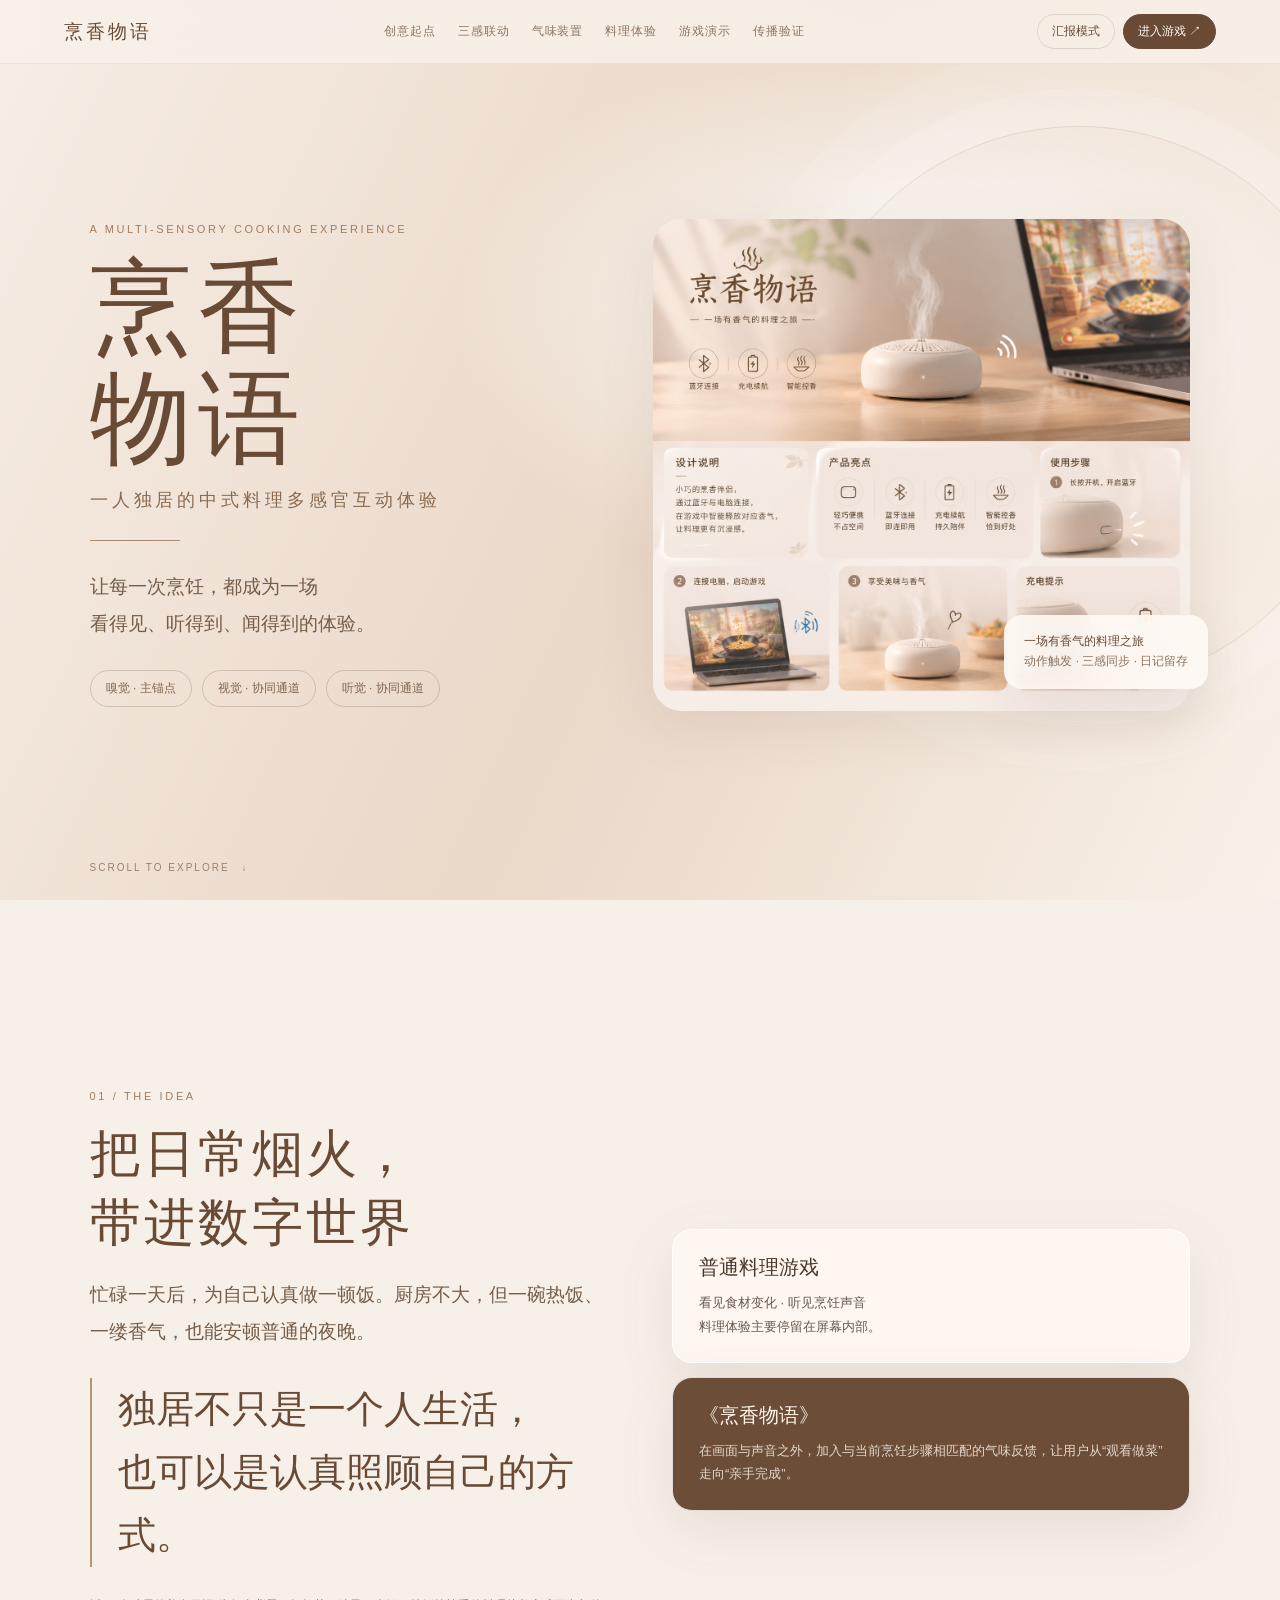
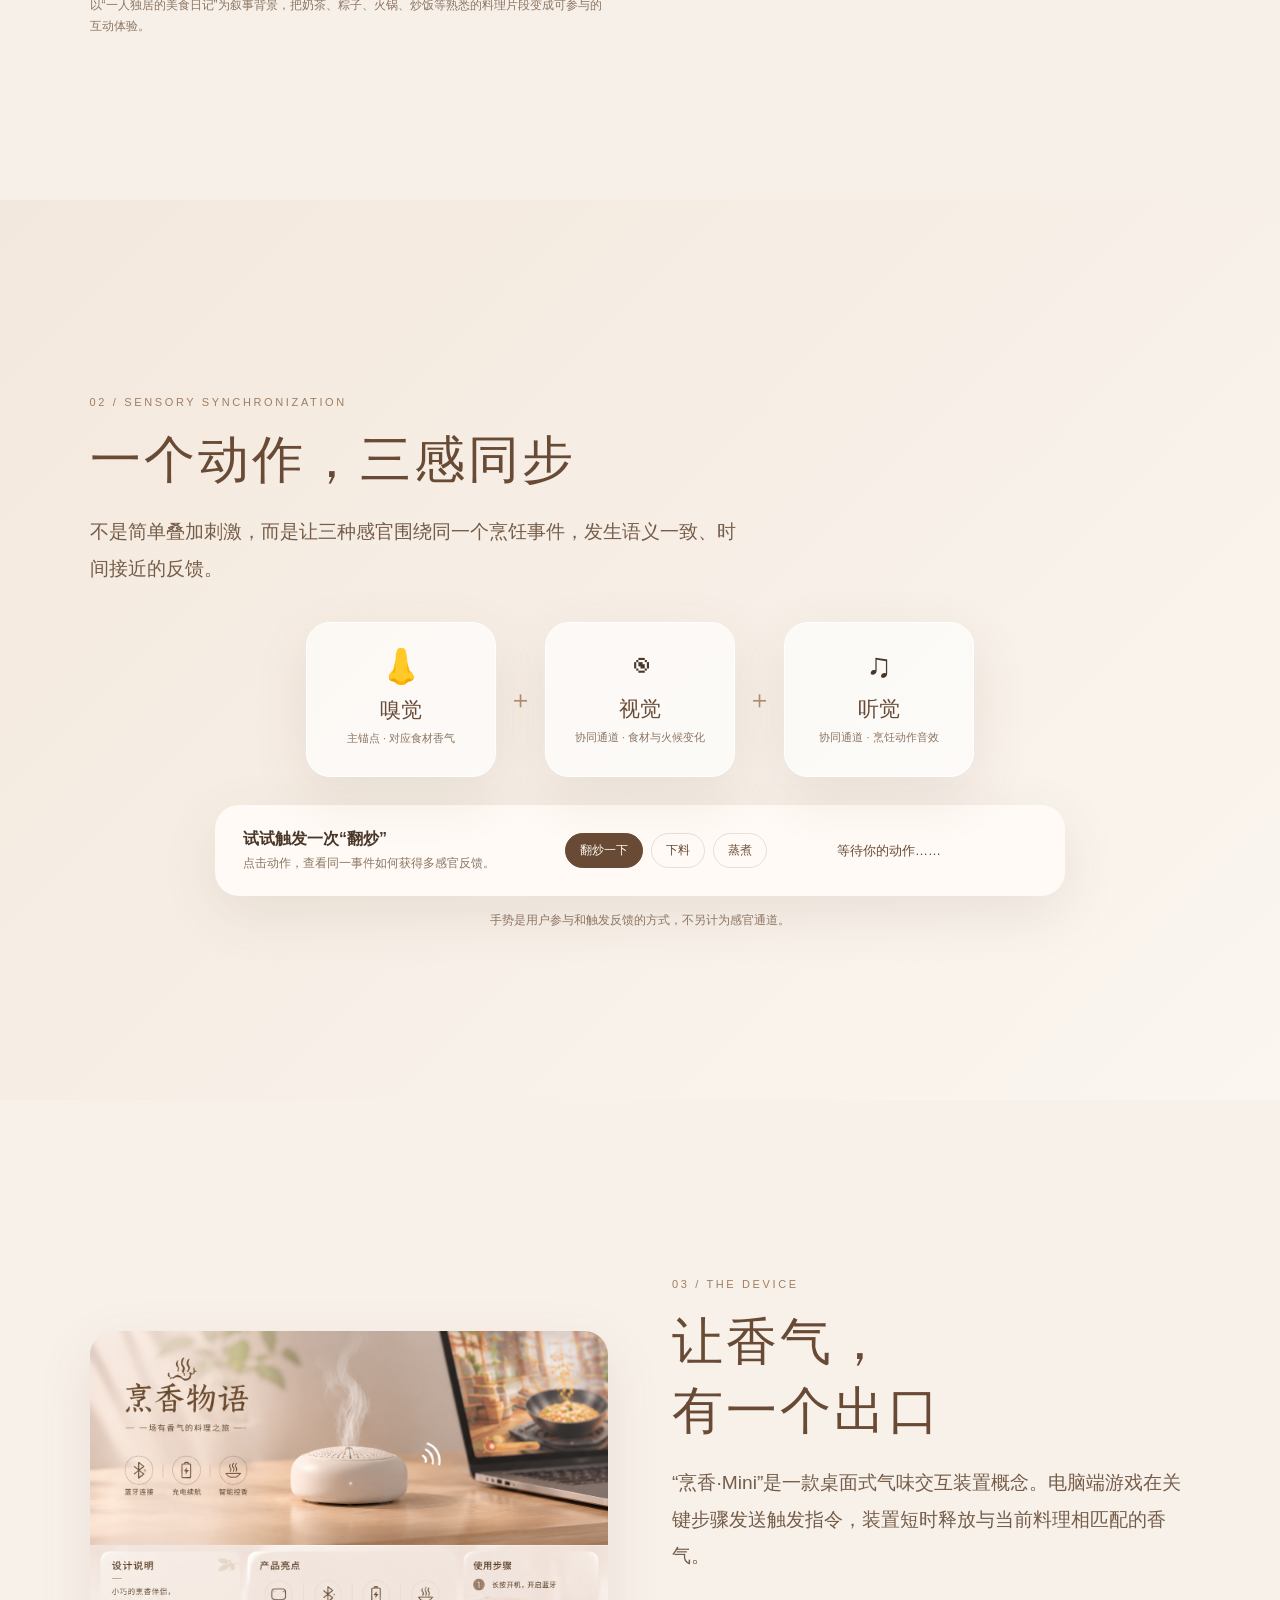
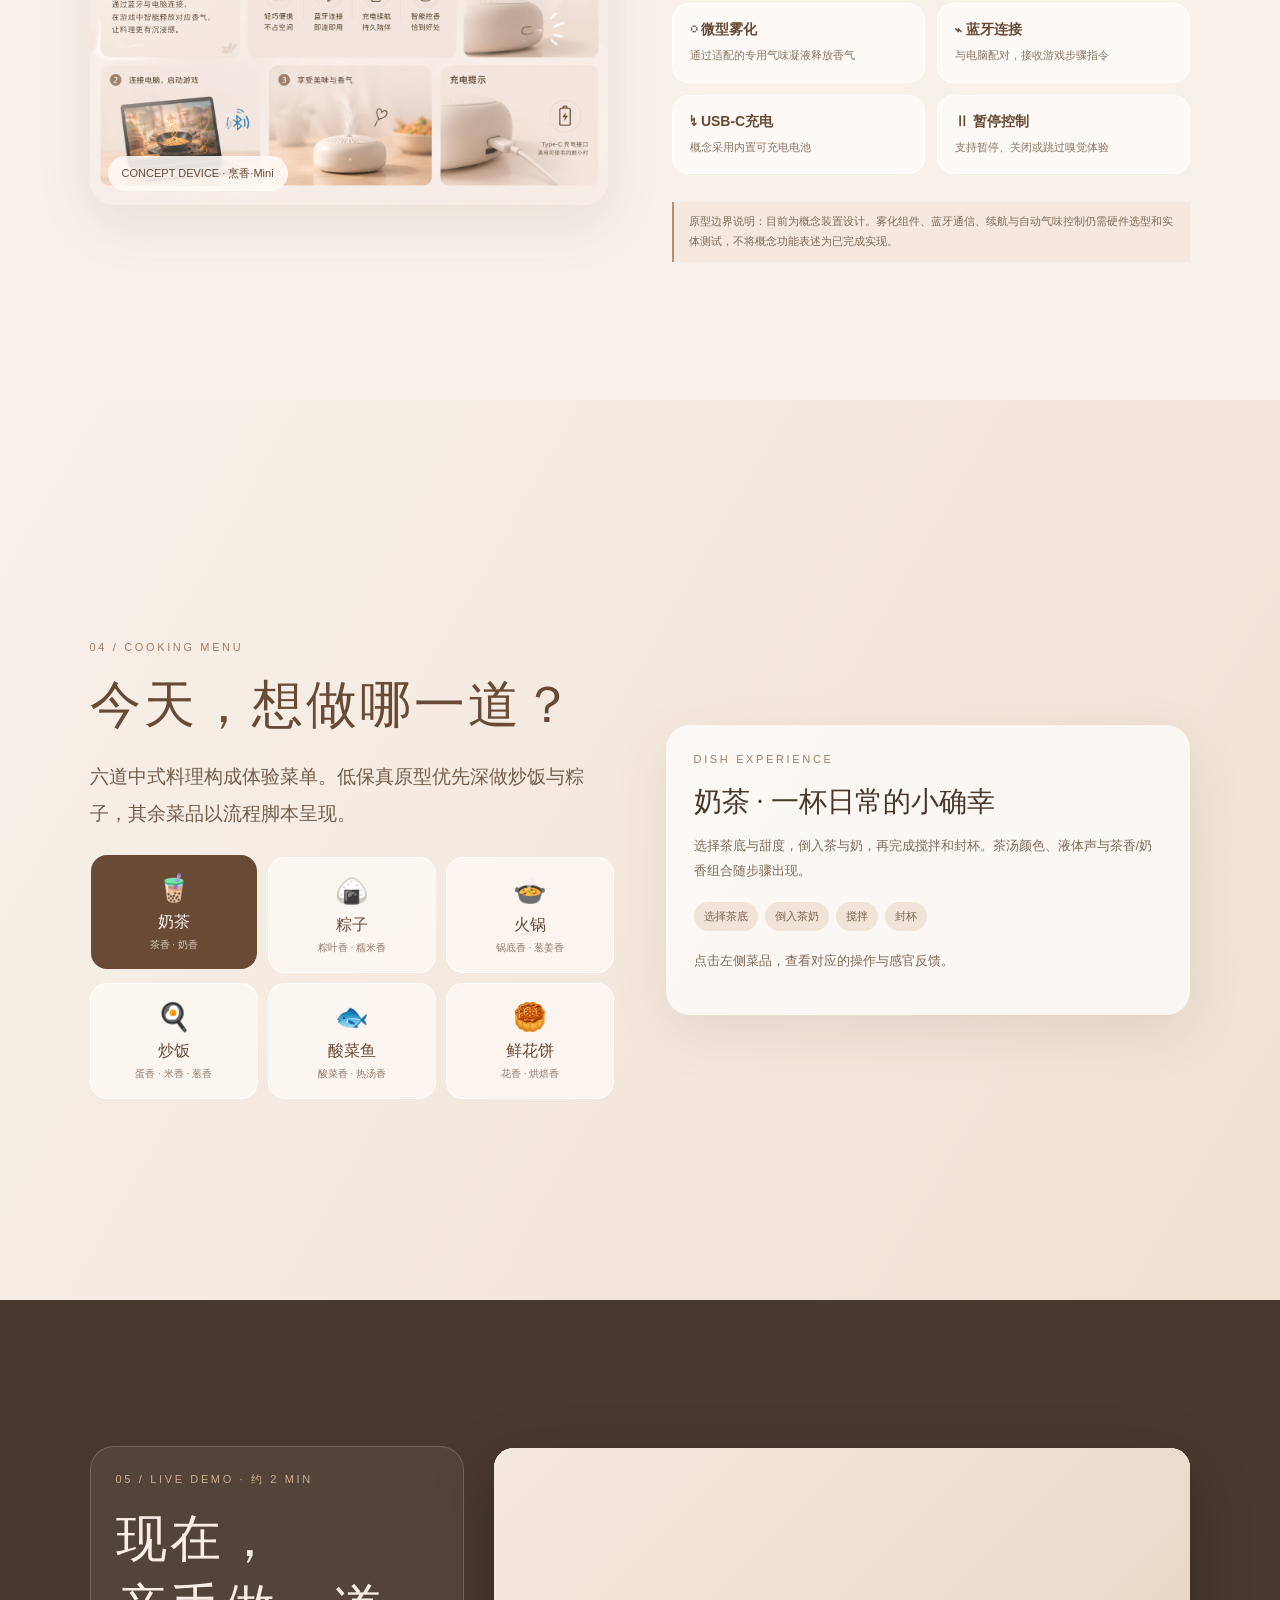
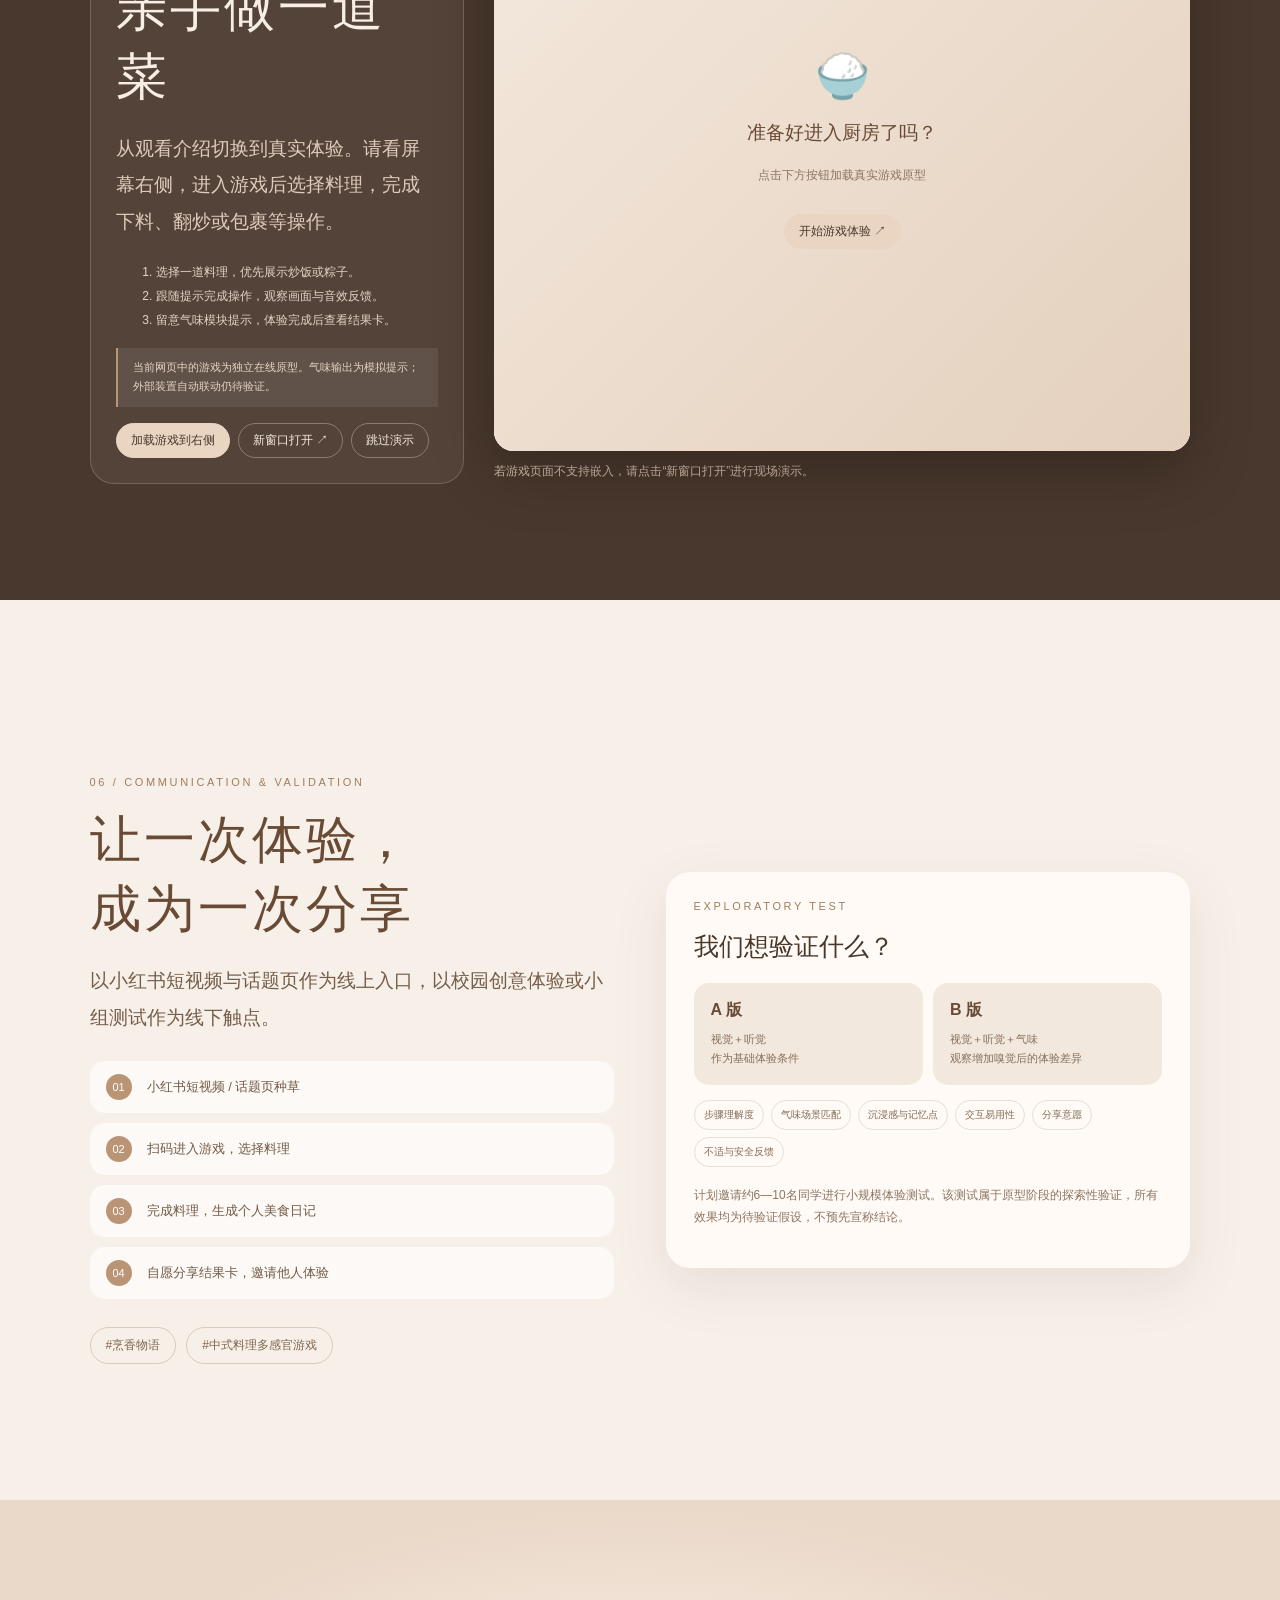
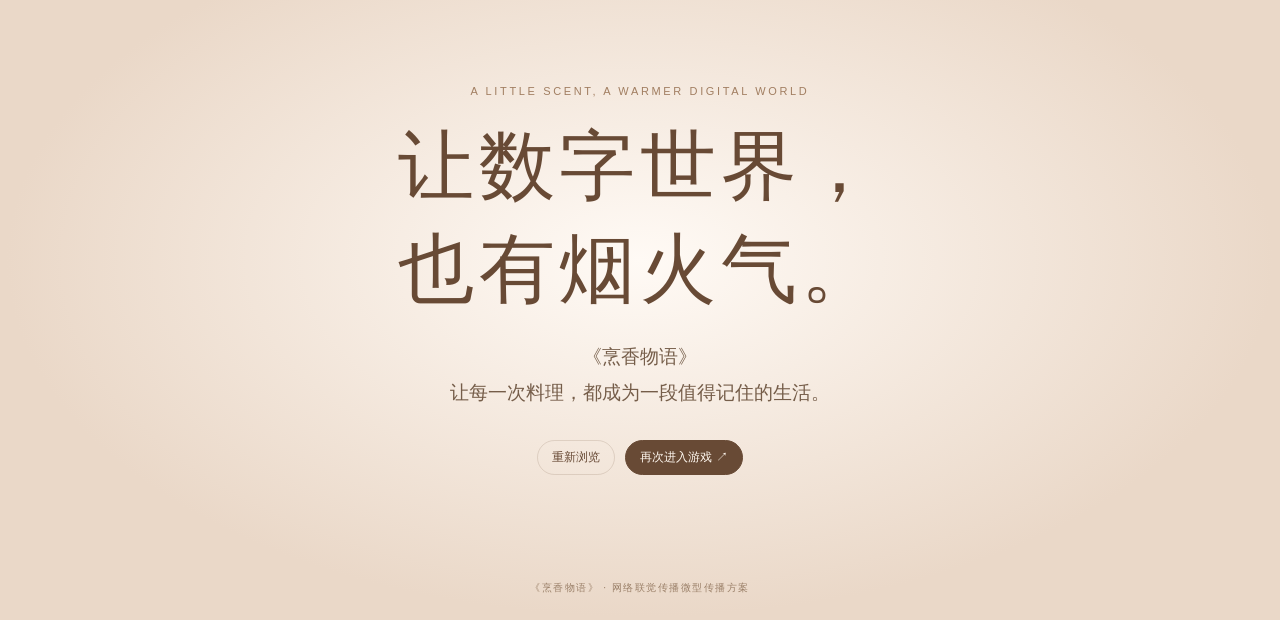
<file: projects/cooking/index.html>
<!DOCTYPE html>
<html lang="zh-CN">
<head>
<meta charset="UTF-8"><meta name="viewport" content="width=device-width, initial-scale=1.0">
<title>烹香物语｜多感官料理体验</title>
<style>
:root{--paper:#f7f0e9;--cream:#fffaf5;--sand:#ead9c9;--wood:#c7a88d;--brown:#684a35;--ink:#493729;--muted:#8c7562;--line:rgba(104,74,53,.16);--shadow:0 18px 55px rgba(99,68,45,.10)}
*{box-sizing:border-box}html{scroll-behavior:smooth;scroll-snap-type:y proximity}body{margin:0;background:var(--paper);color:var(--ink);font-family:"PingFang SC","Microsoft YaHei",sans-serif;overflow-x:hidden}button,a{font:inherit}button{cursor:pointer}.topbar{position:fixed;z-index:20;top:0;left:0;right:0;height:64px;padding:0 5vw;display:flex;align-items:center;justify-content:space-between;background:rgba(248,241,234,.82);backdrop-filter:blur(16px);border-bottom:1px solid rgba(104,74,53,.08)}.brand{font-family:Georgia,"Songti SC",serif;letter-spacing:.16em;font-size:19px;color:var(--brown)}.nav{display:flex;gap:22px;align-items:center}.nav a{font-size:12px;color:var(--muted);text-decoration:none;letter-spacing:.08em}.nav a:hover{color:var(--brown)}.top-actions{display:flex;gap:8px}.mini-btn{border:1px solid var(--line);background:transparent;color:var(--brown);border-radius:99px;padding:8px 14px;font-size:12px}.mini-btn.primary{background:var(--brown);color:#fff8f0;border-color:var(--brown)}.progress{position:fixed;z-index:22;top:63px;left:0;height:2px;background:#a77d5c;width:0;transition:width .2s}.section{min-height:100vh;padding:110px 7vw 70px;display:flex;align-items:center;position:relative;scroll-snap-align:start;overflow:hidden}.eyebrow{font-size:11px;letter-spacing:.24em;text-transform:uppercase;color:#a17e61;margin-bottom:18px}.section h1,.section h2{font-family:Georgia,"Songti SC","Noto Serif CJK SC",serif;font-weight:500;color:var(--brown);letter-spacing:.06em}.section h2{font-size:clamp(32px,4vw,54px);margin:0 0 18px}.lead{font-size:clamp(16px,1.5vw,20px);line-height:1.9;color:#755d49;max-width:660px}.small{font-size:12px;line-height:1.8;color:var(--muted)}.hero{padding-top:100px;background:radial-gradient(ellipse at 72% 35%,rgba(255,255,255,.92),transparent 36%),linear-gradient(115deg,#f7eee6 0%,#ead8c8 52%,#f9f1e9 100%)}.hero:before{content:"";position:absolute;width:560px;height:560px;border-radius:50%;border:1px solid rgba(132,96,66,.13);right:-80px;top:14%;box-shadow:0 0 0 38px rgba(255,255,255,.12),0 0 0 82px rgba(255,255,255,.08)}.hero-grid{display:grid;grid-template-columns:1fr 1.05fr;gap:4vw;align-items:center;width:100%;position:relative;z-index:1}.hero h1{font-size:clamp(58px,8vw,108px);line-height:1.08;margin:0 0 14px}.subtitle{font-family:Georgia,"Songti SC",serif;color:#8b6c51;letter-spacing:.22em;font-size:clamp(13px,1.5vw,18px)}.hero-rule{width:90px;height:1px;background:#a98a6d;margin:28px 0}.hero-art{position:relative}.hero-art img{width:100%;border-radius:28px;box-shadow:var(--shadow);display:block}.floating-note{position:absolute;right:-18px;bottom:22px;background:rgba(255,250,245,.9);backdrop-filter:blur(12px);padding:16px 20px;border-radius:18px;box-shadow:var(--shadow);font-size:12px;color:var(--brown);line-height:1.7}.pill-row{display:flex;gap:10px;flex-wrap:wrap;margin-top:28px}.pill{border:1px solid rgba(104,74,53,.22);padding:9px 15px;border-radius:99px;color:#80664f;font-size:12px}.scrollhint{position:absolute;bottom:25px;left:7vw;color:#9b816b;font-size:10px;letter-spacing:.2em}.split{display:grid;grid-template-columns:1fr 1fr;gap:5vw;align-items:center;width:100%}.quote{font-family:Georgia,"Songti SC",serif;font-size:clamp(24px,3vw,38px);line-height:1.65;color:var(--brown);border-left:2px solid #b99473;padding-left:26px;margin:28px 0}.compare{display:grid;gap:14px}.compare-card{padding:24px 26px;border-radius:20px;background:rgba(255,250,245,.68);border:1px solid rgba(255,255,255,.8);box-shadow:var(--shadow)}.compare-card.active{background:#6b4d38;color:#fff5eb}.compare-card h3{font-family:Georgia,"Songti SC",serif;font-weight:500;margin:0 0 10px;font-size:20px}.compare-card p{margin:0;font-size:13px;line-height:1.8;opacity:.82}.sensory{background:linear-gradient(135deg,#f3e8dd,#fbf6f0)}.sensory-wrap{width:100%}.sensory-flow{display:flex;align-items:center;justify-content:center;gap:12px;margin:35px 0 28px;flex-wrap:wrap}.node{width:190px;min-height:155px;border-radius:24px;background:rgba(255,255,255,.66);border:1px solid white;box-shadow:var(--shadow);padding:23px;text-align:center;transition:.25s}.node .symbol{font-size:34px;margin-bottom:10px}.node strong{display:block;font-family:Georgia,"Songti SC",serif;font-size:21px;color:var(--brown);font-weight:500}.node span{font-size:11px;color:var(--muted);display:block;margin-top:7px}.arrow{font-size:25px;color:#b08c6d}.demo-panel{margin:25px auto 0;max-width:850px;padding:24px 28px;border-radius:24px;background:#fffaf5;box-shadow:var(--shadow);display:flex;align-items:center;justify-content:space-between;gap:20px}.demo-panel p{margin:5px 0 0;color:var(--muted);font-size:12px}.demo-actions{display:flex;gap:8px;flex-wrap:wrap}.demo-output{font-size:13px;color:var(--brown);min-width:200px}.device{background:#f8f1ea}.device-grid{display:grid;grid-template-columns:1fr 1fr;gap:5vw;align-items:center;width:100%}.device-photo{position:relative}.device-photo img{width:100%;border-radius:24px;box-shadow:var(--shadow)}.device-tag{position:absolute;left:18px;bottom:18px;padding:10px 14px;border-radius:99px;background:rgba(255,250,245,.88);font-size:11px;color:var(--brown)}.specs{display:grid;grid-template-columns:1fr 1fr;gap:12px;margin:28px 0}.spec{padding:17px;border-radius:16px;background:rgba(255,255,255,.6);border:1px solid white}.spec b{display:block;font-size:14px;color:var(--brown);margin-bottom:6px}.spec span{font-size:11px;color:var(--muted);line-height:1.6}.notice{border-left:2px solid #b58f6f;padding:10px 15px;background:rgba(234,217,201,.36);font-size:11px;line-height:1.8;color:#826b56}.menu{background:linear-gradient(120deg,#f8f1ea,#efe0d2)}.menu-grid{display:grid;grid-template-columns:1fr 1fr;gap:4vw;align-items:center;width:100%}.dish-grid{display:grid;grid-template-columns:repeat(3,1fr);gap:10px;margin-top:25px}.dish{border:1px solid rgba(255,255,255,.9);background:rgba(255,250,245,.72);border-radius:17px;padding:17px 10px;text-align:center;color:var(--brown);transition:.2s}.dish:hover,.dish.selected{background:var(--brown);color:#fff8f0;transform:translateY(-3px)}.dish .emoji{font-size:27px;display:block;margin-bottom:8px}.dish small{display:block;font-size:10px;opacity:.72;margin-top:5px}.dish-detail{padding:28px;border-radius:24px;background:rgba(255,255,255,.7);box-shadow:var(--shadow);min-height:270px}.dish-detail h3{font-family:Georgia,"Songti SC",serif;font-size:28px;font-weight:500;margin:0 0 12px}.steps{display:flex;gap:7px;flex-wrap:wrap;margin:18px 0}.steps span{font-size:11px;padding:7px 10px;border-radius:99px;background:#f0e3d7;color:#80634b}.dish-detail p{font-size:13px;line-height:1.9;color:#806b58}.game{background:#49382d;color:#f8eee5;padding-top:100px}.game h2{color:#f8eee5}.game .eyebrow{color:#d0ae8e}.game .lead{color:#e0cbbb}.game-layout{width:100%;display:grid;grid-template-columns:.7fr 1.3fr;gap:30px;align-items:center}.game-card{border:1px solid rgba(255,255,255,.18);border-radius:24px;padding:25px;background:rgba(255,255,255,.06)}.game-card h3{font-family:Georgia,"Songti SC",serif;font-weight:500;font-size:25px}.game-card li{font-size:12px;line-height:2;color:#e5d4c5}.game-frame-wrap{border-radius:20px;overflow:hidden;background:#fff;box-shadow:0 20px 60px rgba(0,0,0,.25);height:min(67vh,650px);position:relative}.game-frame-wrap iframe{width:100%;height:100%;border:0;background:#fff}.frame-cover{position:absolute;inset:0;display:flex;align-items:center;justify-content:center;background:linear-gradient(135deg,#f4e9de,#e4d0bd);color:var(--brown);text-align:center;padding:25px}.frame-cover.hidden{display:none}.frame-cover button{margin-top:15px}.game-tools{display:flex;gap:8px;margin-top:16px;flex-wrap:wrap}.game .mini-btn{color:#f5e9df;border-color:rgba(255,255,255,.3)}.game .mini-btn.primary{background:#ead5c2;color:#49382d;border-color:#ead5c2}.spread{background:#f7f0e9}.spread-grid{display:grid;grid-template-columns:1fr 1fr;gap:4vw;width:100%;align-items:center}.path{display:flex;flex-direction:column;gap:10px;margin-top:25px}.path-item{display:flex;align-items:center;gap:15px;padding:13px 16px;background:rgba(255,255,255,.62);border-radius:15px;font-size:13px;color:#735a45}.path-item i{font-style:normal;width:26px;height:26px;border-radius:50%;background:#b99576;color:white;display:grid;place-items:center;font-size:11px}.test-card{background:#fffaf5;border-radius:24px;padding:28px;box-shadow:var(--shadow)}.test-card h3{font-family:Georgia,"Songti SC",serif;font-weight:500;font-size:25px;margin:0 0 20px}.ab{display:grid;grid-template-columns:1fr 1fr;gap:10px}.ab div{padding:17px;border-radius:15px;background:#f3e8dd}.ab b{display:block;color:var(--brown);margin-bottom:8px}.ab span{font-size:11px;line-height:1.7;color:#856f5c}.metrics{display:flex;gap:7px;flex-wrap:wrap;margin-top:15px}.metrics span{font-size:10px;border:1px solid var(--line);padding:7px 9px;border-radius:99px;color:#846c58}.ending{min-height:80vh;text-align:center;justify-content:center;background:radial-gradient(ellipse at center,#fffaf5 0%,#ead8c8 70%)}.ending h2{font-size:clamp(38px,6vw,76px);line-height:1.35}.ending .lead{margin:0 auto}.ending .pill-row{justify-content:center}.footer{position:absolute;bottom:25px;font-size:10px;color:#9b8069;letter-spacing:.15em}.time-chip{font-size:10px;color:#a98b70;letter-spacing:.14em}.reveal{opacity:0;transform:translateY(22px);transition:opacity .7s ease,transform .7s ease}.reveal.visible{opacity:1;transform:none}.presenting .topbar{opacity:.18;transition:.3s}.presenting .topbar:hover{opacity:1}
@media(max-width:850px){.nav{display:none}.section{padding:95px 6vw 55px}.hero-grid,.split,.device-grid,.menu-grid,.game-layout,.spread-grid{grid-template-columns:1fr}.hero-art{max-width:620px}.sensory-flow{gap:7px}.node{width:145px;min-height:140px;padding:16px}.arrow{font-size:18px}.game-frame-wrap{height:65vh}.dish-grid{grid-template-columns:repeat(2,1fr)}.demo-panel{align-items:flex-start;flex-direction:column}.scrollhint{display:none}}
@media(prefers-reduced-motion:reduce){*{scroll-behavior:auto!important;transition:none!important}}
</style>
</head>
<body>
<div class="progress" id="progress"></div>
<header class="topbar"><div class="brand">烹香物语</div><nav class="nav"><a href="#origin">创意起点</a><a href="#sense">三感联动</a><a href="#device">气味装置</a><a href="#menu">料理体验</a><a href="#game">游戏演示</a><a href="#spread">传播验证</a></nav><div class="top-actions"><button class="mini-btn" id="presentBtn">汇报模式</button><button class="mini-btn primary" onclick="go('game')">进入游戏 ↗</button></div></header>
<main>
<section class="section hero" id="home"><div class="hero-grid"><div class="reveal"><div class="eyebrow">A MULTI-SENSORY COOKING EXPERIENCE</div><h1>烹香<br>物语</h1><div class="subtitle">一人独居的中式料理多感官互动体验</div><div class="hero-rule"></div><p class="lead">让每一次烹饪，都成为一场<br>看得见、听得到、闻得到的体验。</p><div class="pill-row"><span class="pill">嗅觉 · 主锚点</span><span class="pill">视觉 · 协同通道</span><span class="pill">听觉 · 协同通道</span></div></div><div class="hero-art reveal"><img src="assets/mini-device.png" alt="烹香Mini气味装置概念设计图"><div class="floating-note">一场有香气的料理之旅<br><span class="small">动作触发 · 三感同步 · 日记留存</span></div></div></div><div class="scrollhint">SCROLL TO EXPLORE　↓</div></section>
<section class="section" id="origin"><div class="split"><div class="reveal"><div class="eyebrow">01 / THE IDEA</div><h2>把日常烟火，<br>带进数字世界</h2><p class="lead">忙碌一天后，为自己认真做一顿饭。厨房不大，但一碗热饭、一缕香气，也能安顿普通的夜晚。</p><div class="quote">独居不只是一个人生活，<br>也可以是认真照顾自己的方式。</div><p class="small">以“一人独居的美食日记”为叙事背景，把奶茶、粽子、火锅、炒饭等熟悉的料理片段变成可参与的互动体验。</p></div><div class="compare reveal"><div class="compare-card"><h3>普通料理游戏</h3><p>看见食材变化 · 听见烹饪声音<br>料理体验主要停留在屏幕内部。</p></div><div class="compare-card active"><h3>《烹香物语》</h3><p>在画面与声音之外，加入与当前烹饪步骤相匹配的气味反馈，让用户从“观看做菜”走向“亲手完成”。</p></div></div></div></section>
<section class="section sensory" id="sense"><div class="sensory-wrap reveal"><div class="eyebrow">02 / SENSORY SYNCHRONIZATION</div><h2>一个动作，三感同步</h2><p class="lead">不是简单叠加刺激，而是让三种感官围绕同一个烹饪事件，发生语义一致、时间接近的反馈。</p><div class="sensory-flow"><div class="node"><div class="symbol">👃</div><strong>嗅觉</strong><span>主锚点 · 对应食材香气</span></div><div class="arrow">＋</div><div class="node"><div class="symbol">◉</div><strong>视觉</strong><span>协同通道 · 食材与火候变化</span></div><div class="arrow">＋</div><div class="node"><div class="symbol">♫</div><strong>听觉</strong><span>协同通道 · 烹饪动作音效</span></div></div><div class="demo-panel"><div><b>试试触发一次“翻炒”</b><p>点击动作，查看同一事件如何获得多感官反馈。</p></div><div class="demo-actions"><button class="mini-btn primary" onclick="triggerDemo('翻炒')">翻炒一下</button><button class="mini-btn" onclick="triggerDemo('下料')">下料</button><button class="mini-btn" onclick="triggerDemo('蒸煮')">蒸煮</button></div><div class="demo-output" id="demoOutput">等待你的动作……</div></div><p class="small" style="text-align:center;margin-top:14px">手势是用户参与和触发反馈的方式，不另计为感官通道。</p></div></section>
<section class="section device" id="device"><div class="device-grid"><div class="device-photo reveal"><img src="assets/mini-device.png" alt="烹香Mini装置设计说明图"><div class="device-tag">CONCEPT DEVICE · 烹香·Mini</div></div><div class="reveal"><div class="eyebrow">03 / THE DEVICE</div><h2>让香气，<br>有一个出口</h2><p class="lead">“烹香·Mini”是一款桌面式气味交互装置概念。电脑端游戏在关键步骤发送触发指令，装置短时释放与当前料理相匹配的香气。</p><div class="specs"><div class="spec"><b>◌ 微型雾化</b><span>通过适配的专用气味凝液释放香气</span></div><div class="spec"><b>⌁ 蓝牙连接</b><span>与电脑配对，接收游戏步骤指令</span></div><div class="spec"><b>↯ USB-C充电</b><span>概念采用内置可充电电池</span></div><div class="spec"><b>Ⅱ 暂停控制</b><span>支持暂停、关闭或跳过嗅觉体验</span></div></div><div class="notice">原型边界说明：目前为概念装置设计。雾化组件、蓝牙通信、续航与自动气味控制仍需硬件选型和实体测试，不将概念功能表述为已完成实现。</div></div></div></section>
<section class="section menu" id="menu"><div class="menu-grid"><div class="reveal"><div class="eyebrow">04 / COOKING MENU</div><h2>今天，想做哪一道？</h2><p class="lead">六道中式料理构成体验菜单。低保真原型优先深做炒饭与粽子，其余菜品以流程脚本呈现。</p><div class="dish-grid"><button class="dish selected" onclick="chooseDish(0,this)"><span class="emoji">🧋</span>奶茶<small>茶香 · 奶香</small></button><button class="dish" onclick="chooseDish(1,this)"><span class="emoji">🍙</span>粽子<small>粽叶香 · 糯米香</small></button><button class="dish" onclick="chooseDish(2,this)"><span class="emoji">🍲</span>火锅<small>锅底香 · 葱姜香</small></button><button class="dish" onclick="chooseDish(3,this)"><span class="emoji">🍳</span>炒饭<small>蛋香 · 米香 · 葱香</small></button><button class="dish" onclick="chooseDish(4,this)"><span class="emoji">🐟</span>酸菜鱼<small>酸菜香 · 热汤香</small></button><button class="dish" onclick="chooseDish(5,this)"><span class="emoji">🥮</span>鲜花饼<small>花香 · 烘焙香</small></button></div></div><div class="dish-detail reveal" id="dishDetail"><div class="eyebrow">DISH EXPERIENCE</div><h3>奶茶 · 一杯日常的小确幸</h3><p>选择茶底与甜度，倒入茶与奶，再完成搅拌和封杯。茶汤颜色、液体声与茶香/奶香组合随步骤出现。</p><div class="steps"><span>选择茶底</span><span>倒入茶奶</span><span>搅拌</span><span>封杯</span></div><p class="small">点击左侧菜品，查看对应的操作与感官反馈。</p></div></div></section>
<section class="section game" id="game"><div class="game-layout"><div class="game-card reveal"><div class="eyebrow">05 / LIVE DEMO · 约 2 MIN</div><h2>现在，<br>亲手做一道菜</h2><p class="lead">从观看介绍切换到真实体验。请看屏幕右侧，进入游戏后选择料理，完成下料、翻炒或包裹等操作。</p><ol><li>选择一道料理，优先展示炒饭或粽子。</li><li>跟随提示完成操作，观察画面与音效反馈。</li><li>留意气味模块提示，体验完成后查看结果卡。</li></ol><div class="notice" style="background:rgba(255,255,255,.08);color:#e6d5c5;border-color:#b99576">当前网页中的游戏为独立在线原型。气味输出为模拟提示；外部装置自动联动仍待验证。</div><div class="game-tools"><button class="mini-btn primary" onclick="loadGame()">加载游戏到右侧</button><button class="mini-btn" onclick="openGame()">新窗口打开 ↗</button><button class="mini-btn" onclick="go('spread')">跳过演示</button></div></div><div class="reveal"><div class="game-frame-wrap"><iframe id="gameFrame" title="烹香物语互动游戏" src="about:blank" allow="camera; fullscreen" loading="lazy"></iframe><div class="frame-cover" id="frameCover"><div><div style="font-size:44px">🍚</div><h3 style="font-family:Georgia,'Songti SC',serif;font-weight:500">准备好进入厨房了吗？</h3><p class="small">点击下方按钮加载真实游戏原型</p><button class="mini-btn primary" onclick="loadGame()">开始游戏体验 ↗</button></div></div></div><div class="small" style="color:#d2bba8;margin-top:10px">若游戏页面不支持嵌入，请点击“新窗口打开”进行现场演示。</div></div></div></section>
<section class="section spread" id="spread"><div class="spread-grid"><div class="reveal"><div class="eyebrow">06 / COMMUNICATION & VALIDATION</div><h2>让一次体验，<br>成为一次分享</h2><p class="lead">以小红书短视频与话题页作为线上入口，以校园创意体验或小组测试作为线下触点。</p><div class="path"><div class="path-item"><i>01</i>小红书短视频 / 话题页种草</div><div class="path-item"><i>02</i>扫码进入游戏，选择料理</div><div class="path-item"><i>03</i>完成料理，生成个人美食日记</div><div class="path-item"><i>04</i>自愿分享结果卡，邀请他人体验</div></div><div class="pill-row"><span class="pill">#烹香物语</span><span class="pill">#中式料理多感官游戏</span></div></div><div class="test-card reveal"><div class="eyebrow">EXPLORATORY TEST</div><h3>我们想验证什么？</h3><div class="ab"><div><b>A 版</b><span>视觉＋听觉<br>作为基础体验条件</span></div><div><b>B 版</b><span>视觉＋听觉＋气味<br>观察增加嗅觉后的体验差异</span></div></div><div class="metrics"><span>步骤理解度</span><span>气味场景匹配</span><span>沉浸感与记忆点</span><span>交互易用性</span><span>分享意愿</span><span>不适与安全反馈</span></div><p class="small" style="margin-top:18px">计划邀请约6—10名同学进行小规模体验测试。该测试属于原型阶段的探索性验证，所有效果均为待验证假设，不预先宣称结论。</p></div></div></section>
<section class="section ending" id="end"><div class="reveal"><div class="eyebrow">A LITTLE SCENT, A WARMER DIGITAL WORLD</div><h2>让数字世界，<br>也有烟火气。</h2><p class="lead">《烹香物语》<br>让每一次料理，都成为一段值得记住的生活。</p><div class="pill-row"><button class="mini-btn" onclick="go('home')">重新浏览</button><button class="mini-btn primary" onclick="go('game');loadGame()">再次进入游戏 ↗</button></div></div><div class="footer">《烹香物语》 · 网络联觉传播微型传播方案</div></section>
</main>
<script>
const sections=[...document.querySelectorAll('.section')];const progress=document.getElementById('progress');function go(id){document.getElementById(id).scrollIntoView({behavior:'smooth'})}
window.addEventListener('scroll',()=>{let max=document.documentElement.scrollHeight-innerHeight;progress.style.width=(scrollY/max*100)+'%'});
const observer=new IntersectionObserver(entries=>entries.forEach(e=>{if(e.isIntersecting)e.target.classList.add('visible')}),{threshold:.12});document.querySelectorAll('.reveal').forEach(el=>observer.observe(el));
function triggerDemo(action){const map={'翻炒':'画面：米饭翻动、颜色逐渐均匀　｜　声音：锅铲碰锅声　｜　气味：炒饭香气模块','下料':'画面：食材进入锅中、状态更新　｜　声音：食材入锅声　｜　气味：蛋香 / 米香模块','蒸煮':'画面：蒸汽升起、计时推进　｜　声音：水沸声　｜　气味：粽叶 / 糯米香模块'};document.getElementById('demoOutput').textContent=map[action]}
const dishes=[['奶茶 · 一杯日常的小确幸','选择茶底与甜度，倒入茶与奶，再完成搅拌和封杯。茶汤颜色、液体声与茶香/奶香组合随步骤出现。',['选择茶底','倒入茶奶','搅拌','封杯']],['粽子 · 包住一份熟悉的味道','选择咸口或甜口，完成折叠包裹，再进入蒸煮。粽叶摩擦声、蒸汽画面与粽叶清香、糯米蒸煮香在关键节点同步。',['选择咸甜','包裹','蒸煮','完成分享']],['火锅 · 把喜欢的食材放进锅里','选择锅底与食材，下锅并控制涮煮时间。锅底与食材状态变化，配合下锅声、沸腾声及菌菇、葱姜香气。',['选择锅底','选择食材','下锅','控制涮煮']],['炒饭 · 掌握恰到好处的火候','鸡蛋和米饭入锅，完成翻炒并调整火候。食材随动作翻动，锅铲声与炒饭香气同步；过火时以视觉、声音及低强度模拟气味提示。',['下料','翻炒','控制火候','出锅']],['酸菜鱼 · 一锅热气腾腾的鲜香','选择酸度与辣度，加入酸菜和汤底，再下鱼片出锅。汤底颜色、鱼片状态、下料声与酸菜、葱姜和热汤的气味联想相互对应。',['选择口味','加入汤底','下鱼片','出锅']],['鲜花饼 · 把花香包进酥皮里','选择花馅，包馅整形后放入烤箱并掌握烘烤时间。饼皮上色、烤箱提示音与淡花香、烘焙香同步。',['选择花馅','包馅整形','烘烤','出炉']]];
function chooseDish(i,el){document.querySelectorAll('.dish').forEach(x=>x.classList.remove('selected'));el.classList.add('selected');let d=dishes[i];document.getElementById('dishDetail').innerHTML=`<div class="eyebrow">DISH EXPERIENCE</div><h3>${d[0]}</h3><p>${d[1]}</p><div class="steps">${d[2].map(s=>`<span>${s}</span>`).join('')}</div><p class="small">每个关键动作都对应画面、声音与气味反馈；气味以短时、可控输出为原则。</p>`}
const gameURL='https://psylomagnifica-netizen.github.io/yummykitchen/';function loadGame(){document.getElementById('gameFrame').src=gameURL;document.getElementById('frameCover').classList.add('hidden')}function openGame(){window.open(gameURL,'_blank','noopener,noreferrer')}
document.getElementById('presentBtn').addEventListener('click',()=>{document.body.classList.toggle('presenting');if(!document.fullscreenElement){document.documentElement.requestFullscreen?.().catch(()=>{})}else{document.exitFullscreen?.()}});
let keys=['home','origin','sense','device','menu','game','spread','end'];document.addEventListener('keydown',e=>{if(['ArrowDown','PageDown',' '].includes(e.key)){if(e.target.tagName==='BUTTON')return;e.preventDefault();let i=keys.findIndex(k=>{let r=document.getElementById(k).getBoundingClientRect();return r.top>=-innerHeight*.35&&r.top<innerHeight*.65});go(keys[Math.min(keys.length-1,Math.max(0,i+1))])}if(['ArrowUp','PageUp'].includes(e.key)){e.preventDefault();let i=keys.findIndex(k=>{let r=document.getElementById(k).getBoundingClientRect();return r.top>=-innerHeight*.35&&r.top<innerHeight*.65});go(keys[Math.max(0,i-1)])}});
</script>
</body></html>
</file>
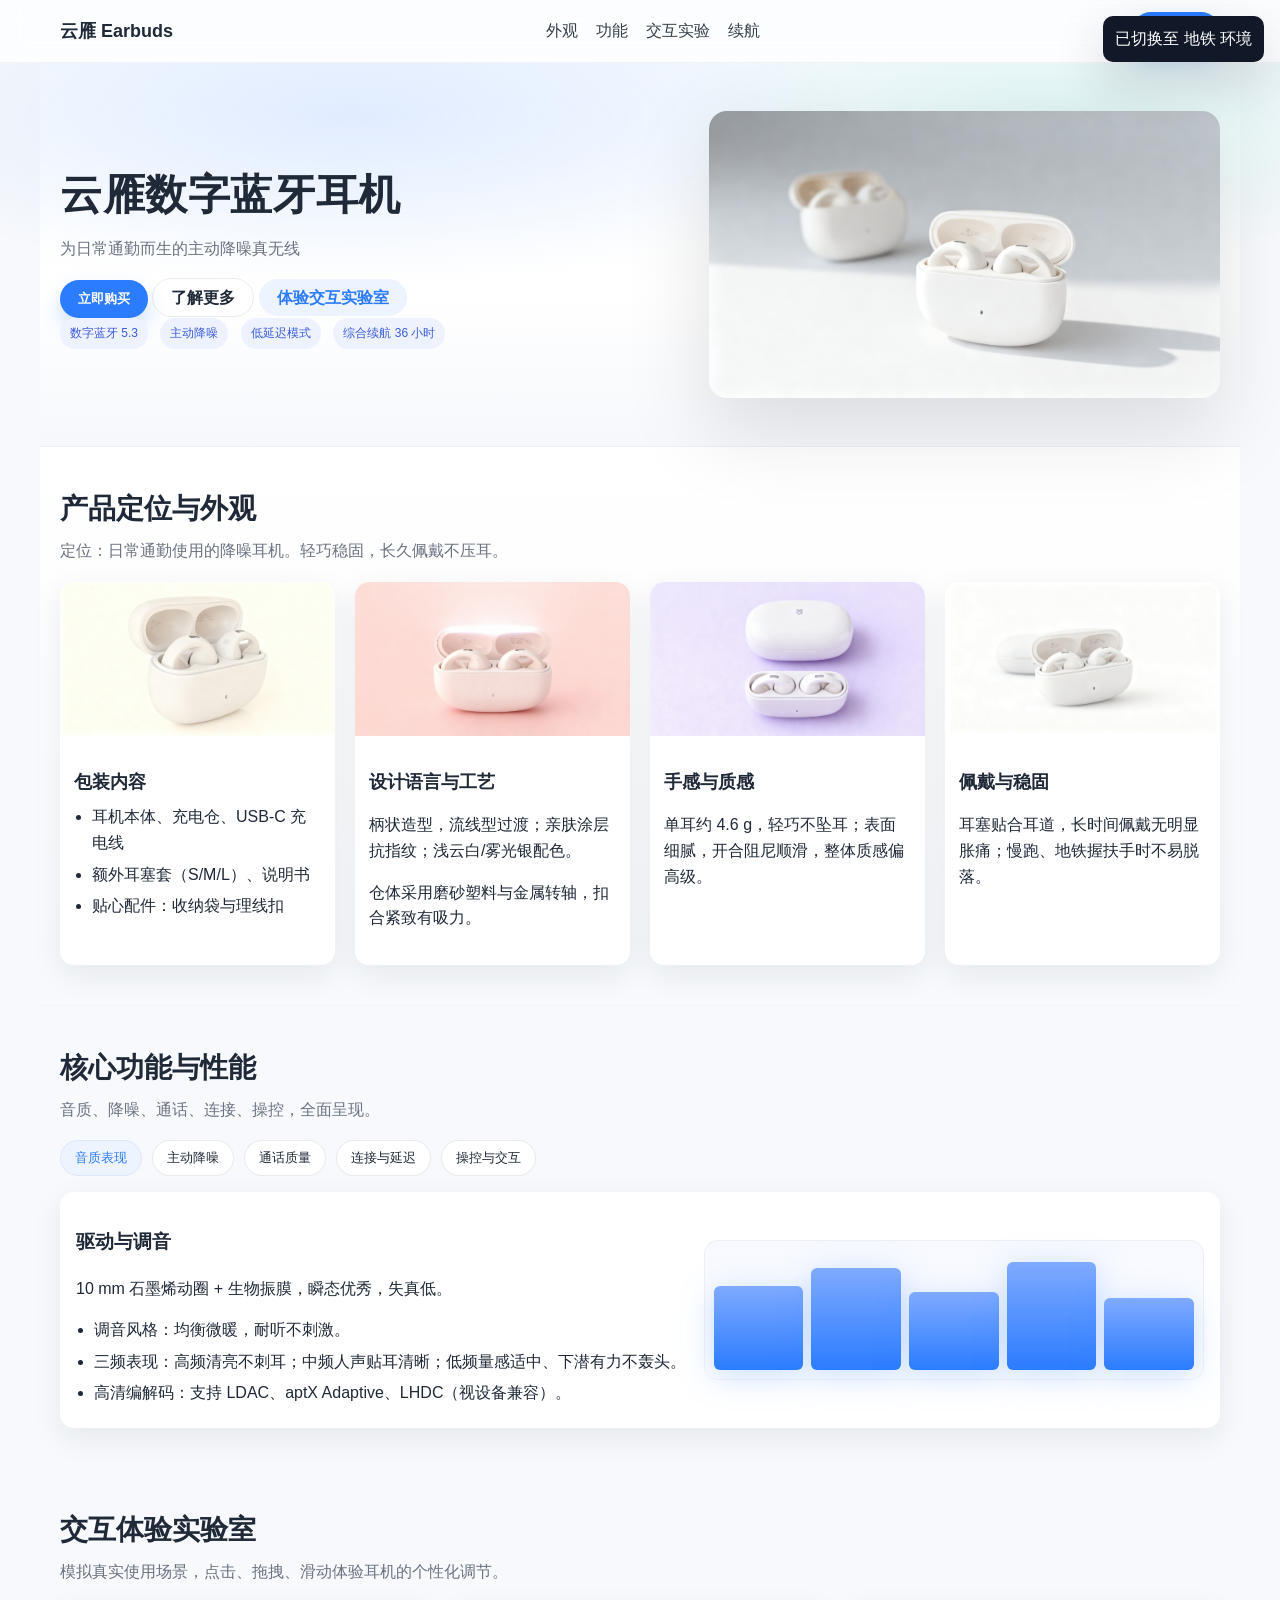
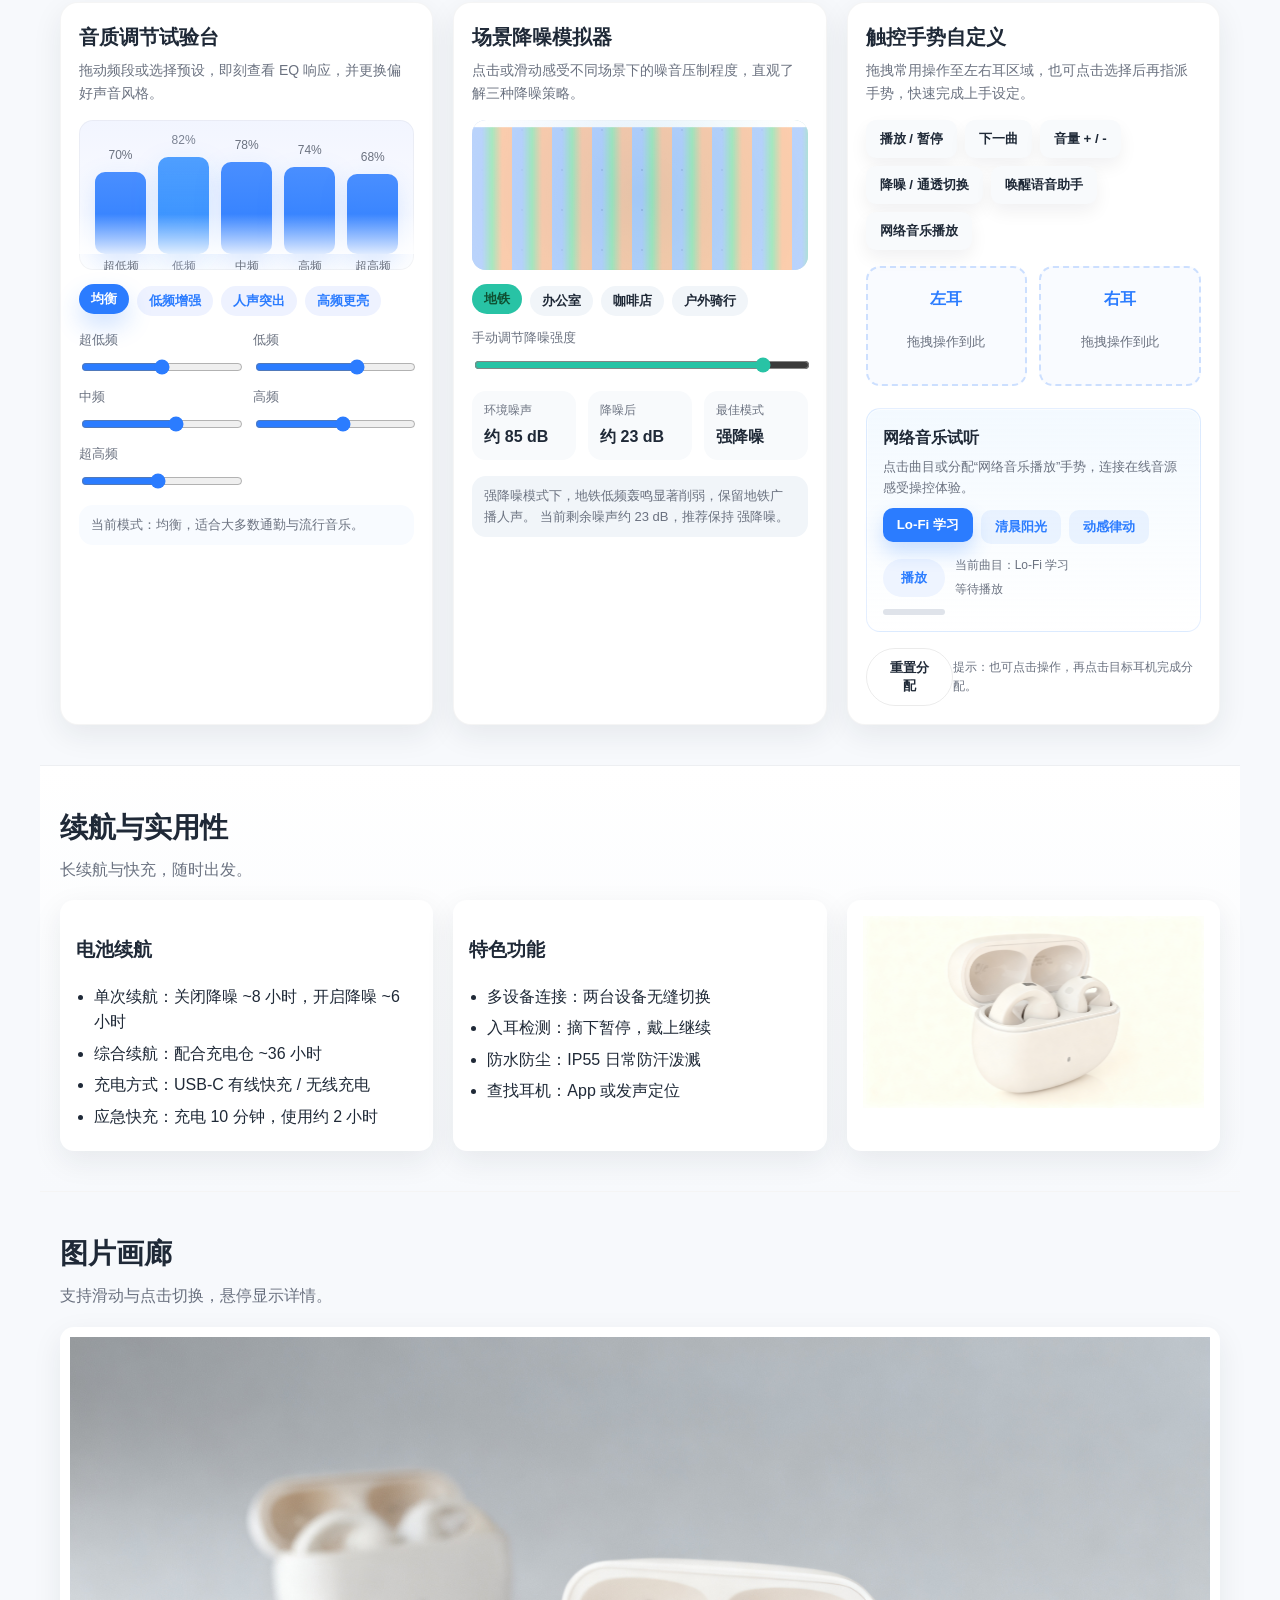
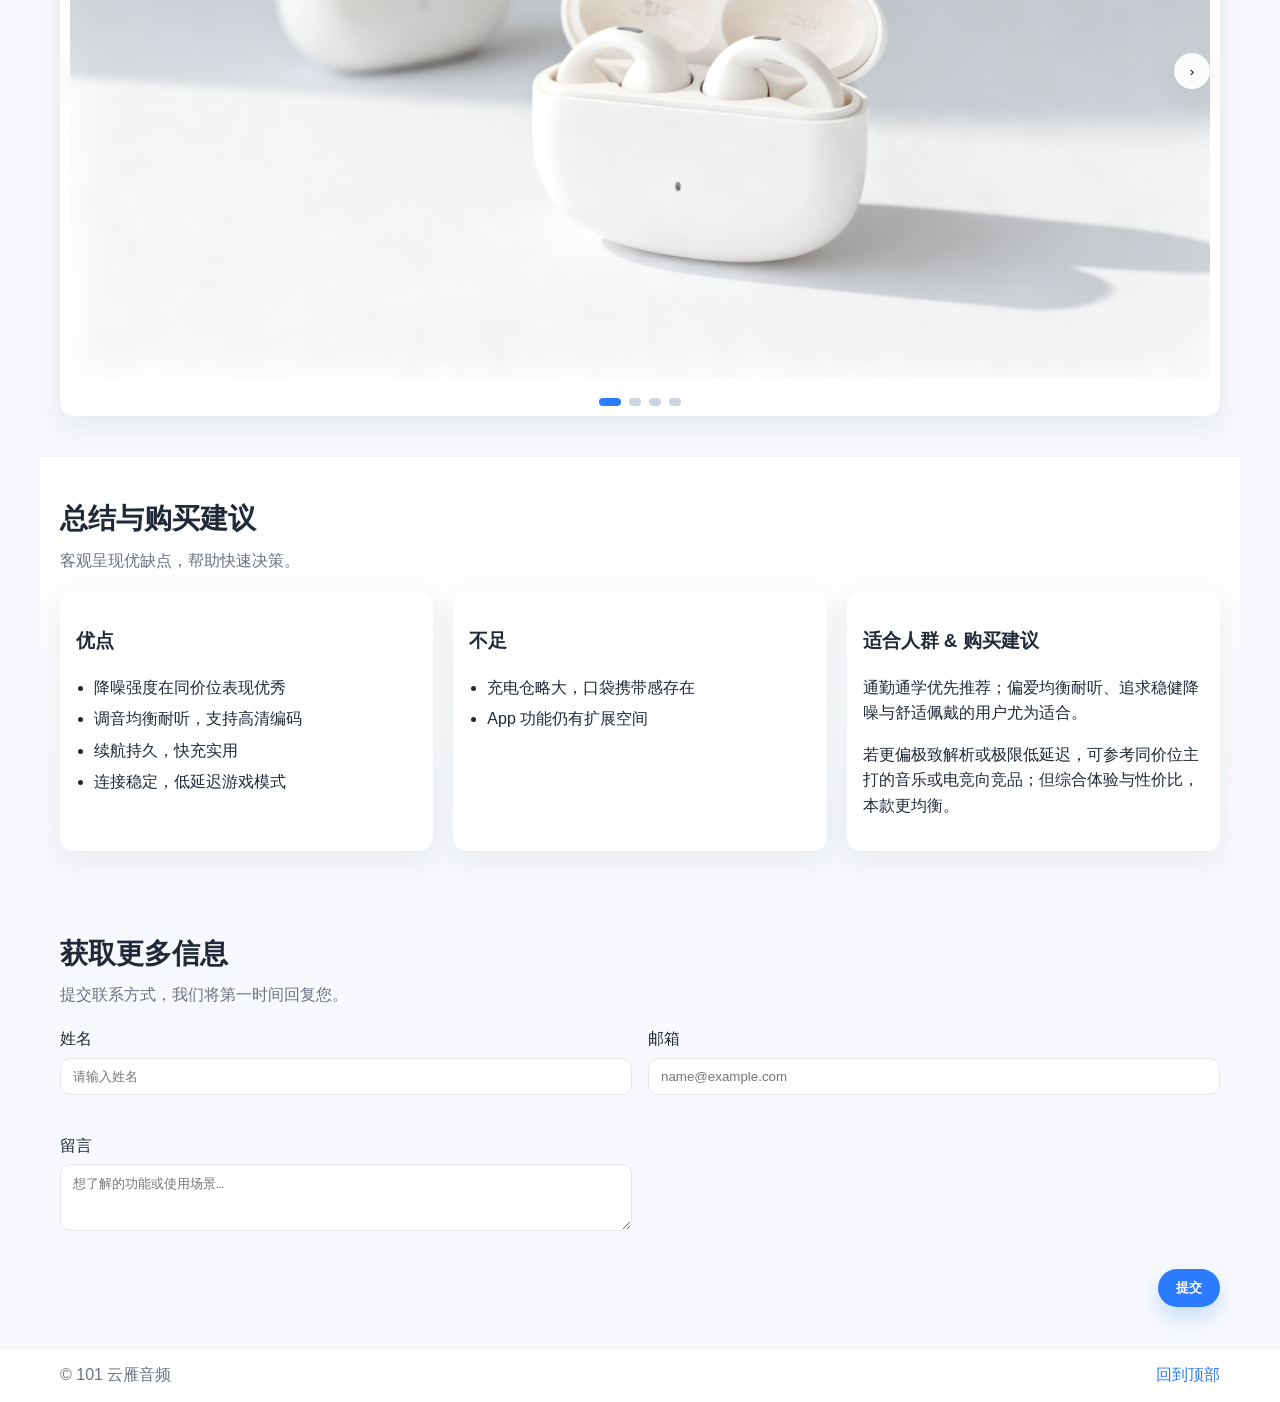
<file: projects/earbuds/index.html>
<!DOCTYPE html>
<html lang="zh-CN">
<head>
    <meta charset="UTF-8">
    <meta name="viewport" content="width=device-width, initial-scale=1.0">
    <meta http-equiv="X-UA-Compatible" content="IE=edge">
    <title>云雁数字蓝牙耳机｜日常通勤降噪</title>
    <meta name="description" content="云雁数字蓝牙耳机：为日常通勤而生的主动降噪真无线耳机。音质、降噪、通话、连接、操控、续航全面介绍与交互演示。">
    <link rel="preload" href="css/style.css" as="style">
    <link rel="stylesheet" href="css/style.css">
</head>
<body>
    <!-- 品牌相关加载动画（避免空白等待） -->
    <div id="loader" aria-hidden="true">
        <div class="loader-logo" role="img" aria-label="加载中">
            <span class="bud left"></span>
            <span class="bud right"></span>
            <span class="trail"></span>
        </div>
        <p class="loader-text">正在为您准备沉浸式体验…</p>
    </div>

    <header class="site-header">
        <nav class="nav" aria-label="主导航">
            <a class="brand" href="#hero" aria-label="云雁耳机首页">云雁 Earbuds</a>
            <ul class="nav-links">
                <li><a href="#design">外观</a></li>
                <li><a href="#features">功能</a></li>
                <li><a href="#lab">交互实验</a></li>
                <li><a href="#battery">续航</a></li>
        
            </ul>
            <button class="btn btn-primary btn-buy" type="button" aria-label="立即购买">立即购买</button>
        </nav>
    </header>

    <main id="app" class="main">
        <!-- Hero with Parallax -->
        <section id="hero" class="hero light parallax" aria-label="产品概览">
            <div class="parallax-layer" data-parallax="0.3" aria-hidden="true"></div>
            <div class="hero-content">
                <h1 class="headline reveal-on-scroll">云雁数字蓝牙耳机</h1>
                <p class="subhead reveal-on-scroll" style="transition-delay: .06s">为日常通勤而生的主动降噪真无线</p>
                <div class="hero-cta reveal-on-scroll" style="transition-delay: .12s">
                    <button class="btn btn-primary btn-buy" type="button">立即购买</button>
                    <a class="btn btn-ghost" href="#features">了解更多</a>
                    <a class="btn btn-secondary" href="#lab">体验交互实验室</a>
                </div>
                <div class="hero-meta reveal-on-scroll" style="transition-delay: .18s">
                    <span class="chip">数字蓝牙 5.3</span>
                    <span class="chip">主动降噪</span>
                    <span class="chip">低延迟模式</span>
                    <span class="chip">综合续航 36 小时</span>
                </div>
            </div>
            <div class="hero-image reveal-on-scroll" style="transition-delay: .24s">
                <img src="images/1.png" alt="云雁数字蓝牙耳机产品渲染图" loading="eager">
            </div>
        </section>

        <!-- 第一部分：开箱与外观设计 -->
        <section id="design" class="section section-light" aria-label="开箱与外观设计">
            <div class="section-head">
                <h2 class="section-title">产品定位与外观</h2>
                <p class="section-desc">定位：日常通勤使用的降噪耳机。轻巧稳固，长久佩戴不压耳。</p>
            </div>

            <div class="card-grid">
                <article class="card reveal-on-scroll skeleton" aria-label="包装内容">
                    <div class="card-media image-zoom">
                        <img src="images/2.png" alt="开箱包装内容" loading="lazy">
                        <div class="overlay"><span class="icon-view" aria-hidden="true">查看详情</span></div>
                    </div>
                    <div class="card-body">
                        <h3>包装内容</h3>
                        <ul class="list">
                            <li>耳机本体、充电仓、USB‑C 充电线</li>
                            <li>额外耳塞套（S/M/L）、说明书</li>
                            <li>贴心配件：收纳袋与理线扣</li>
                        </ul>
                    </div>
                </article>

                <article class="card reveal-on-scroll skeleton" aria-label="设计语言与工艺">
                    <div class="card-media image-zoom">
                        <img src="images/3.png" alt="外观设计细节" loading="lazy">
                        <div class="overlay"><span class="icon-view" aria-hidden="true">查看详情</span></div>
                    </div>
                    <div class="card-body">
                        <h3>设计语言与工艺</h3>
                        <p>柄状造型，流线型过渡；亲肤涂层抗指纹；浅云白/雾光银配色。</p>
                        <p>仓体采用磨砂塑料与金属转轴，扣合紧致有吸力。</p>
                    </div>
                </article>

                <article class="card reveal-on-scroll skeleton" aria-label="手感与质感">
                    <div class="card-media image-zoom">
                        <img src="images/4.png" alt="手持质感" loading="lazy">
                        <div class="overlay"><span class="icon-view" aria-hidden="true">查看详情</span></div>
                    </div>
                    <div class="card-body">
                        <h3>手感与质感</h3>
                        <p>单耳约 4.6 g，轻巧不坠耳；表面细腻，开合阻尼顺滑，整体质感偏高级。</p>
                    </div>
                </article>

                <article class="card reveal-on-scroll skeleton" aria-label="佩戴舒适度与稳固性">
                    <div class="card-media image-zoom">
                        <img src="images/5.png" alt="佩戴稳定性" loading="lazy">
                        <div class="overlay"><span class="icon-view" aria-hidden="true">查看详情</span></div>
                    </div>
                    <div class="card-body">
                        <h3>佩戴与稳固</h3>
                        <p>耳塞贴合耳道，长时间佩戴无明显胀痛；慢跑、地铁握扶手时不易脱落。</p>
                    </div>
                </article>
            </div>
        </section>

        <!-- 第二部分：核心功能与性能详解（标签+图表） -->
        <section id="features" class="section" aria-label="核心功能与性能详解">
            <div class="section-head">
                <h2 class="section-title">核心功能与性能</h2>
                <p class="section-desc">音质、降噪、通话、连接、操控，全面呈现。</p>
            </div>

            <div class="tabs" role="tablist" aria-label="功能标签">
                <button class="tab is-active" role="tab" aria-selected="true" aria-controls="panel-sound" id="tab-sound">音质表现</button>
                <button class="tab" role="tab" aria-selected="false" aria-controls="panel-anc" id="tab-anc">主动降噪</button>
                <button class="tab" role="tab" aria-selected="false" aria-controls="panel-call" id="tab-call">通话质量</button>
                <button class="tab" role="tab" aria-selected="false" aria-controls="panel-link" id="tab-link">连接与延迟</button>
                <button class="tab" role="tab" aria-selected="false" aria-controls="panel-ux" id="tab-ux">操控与交互</button>
            </div>

            <div class="tab-panels">
                <div class="tab-panel is-active" id="panel-sound" role="tabpanel" aria-labelledby="tab-sound">
                    <div class="panel-grid">
                        <div class="panel-text">
                            <h3>驱动与调音</h3>
                            <p>10 mm 石墨烯动圈 + 生物振膜，瞬态优秀，失真低。</p>
                            <ul class="list">
                                <li>调音风格：均衡微暖，耐听不刺激。</li>
                                <li>三频表现：高频清亮不刺耳；中频人声贴耳清晰；低频量感适中、下潜有力不轰头。</li>
                                <li>高清编解码：支持 LDAC、aptX Adaptive、LHDC（视设备兼容）。</li>
                            </ul>
                        </div>
                        <div class="panel-visual">
                            <div class="eq-bars" aria-label="三频可视化">
                                <span style="--v:70%" aria-hidden="true"></span>
                                <span style="--v:85%" aria-hidden="true"></span>
                                <span style="--v:65%" aria-hidden="true"></span>
                                <span style="--v:90%" aria-hidden="true"></span>
                                <span style="--v:60%" aria-hidden="true"></span>
                            </div>
                        </div>
                    </div>
                </div>

                <div class="tab-panel" id="panel-anc" role="tabpanel" aria-labelledby="tab-anc">
                    <div class="panel-grid">
                        <div class="panel-text">
                            <h3>降噪模式与强度</h3>
                            <ul class="list">
                                <li>强降噪：地铁/飞机，绝大多数低频噪音被抑制。</li>
                                <li>轻降噪：办公室空调、街道环境舒适过滤。</li>
                                <li>抗风噪：户外骑行更稳，更少呼呼风声。</li>
                                <li>通透模式：人声自然，无明显电子音感，交流清晰。</li>
                            </ul>
                        </div>
                        <div class="panel-visual">
                            <div class="anc-levels">
                                <div class="level"><span>地铁</span><i style="--p:88%"></i></div>
                                <div class="level"><span>办公室</span><i style="--p:72%"></i></div>
                                <div class="level"><span>街道</span><i style="--p:65%"></i></div>
                            </div>
                        </div>
                    </div>
                </div>

                <div class="tab-panel" id="panel-call" role="tabpanel" aria-labelledby="tab-call">
                    <div class="panel-grid">
                        <div class="panel-text">
                            <h3>通话清晰度</h3>
                            <p>多麦克风阵列 + ENC/cVc 通话降噪，在嘈杂环境中仍能被清晰听见。</p>
                            <ul class="list">
                                <li>人声更聚焦，低频轰鸣被有效压制。</li>
                                <li>语音饱满自然，无明显断断续续。</li>
                            </ul>
                        </div>
                        <div class="panel-visual">
                            <img class="panel-image" src="images/6.png" alt="通话场景示意" loading="lazy">
                        </div>
                    </div>
                </div>

                <div class="tab-panel" id="panel-link" role="tabpanel" aria-labelledby="tab-link">
                    <div class="panel-grid">
                        <div class="panel-text">
                            <h3>连接与延迟</h3>
                            <ul class="list">
                                <li>数字蓝牙版本：5.3，连接更稳、功耗更低、穿墙更强。</li>
                                <li>延迟优化：视频观影音画基本同步；游戏模式进一步降低延迟。</li>
                                <li>多设备连接：两台设备间自动切换更顺滑。</li>
                            </ul>
                            <button class="btn btn-secondary" type="button" id="toggle-game-mode">切换游戏模式</button>
                        </div>
                        <div class="panel-visual">
                            <div class="latency-meter" aria-label="延迟示意">
                                <div class="meter-fill" style="--latency: 140ms"></div>
                                <div class="meter-label"><span id="latency-label">典型延迟：~140 ms</span></div>
                            </div>
                        </div>
                    </div>
                </div>

                <div class="tab-panel" id="panel-ux" role="tabpanel" aria-labelledby="tab-ux">
                    <div class="panel-grid">
                        <div class="panel-text">
                            <h3>操控与配套 App</h3>
                            <ul class="list">
                                <li>触控操作：单击/双击/长按/滑动，逻辑直观可自定义。</li>
                                <li>App：EQ 调节、固件升级、查找耳机、降噪模式调节。</li>
                            </ul>
                        </div>
                        <div class="panel-visual">
                            <div class="accordion" role="region" aria-label="操控说明">
                                <div class="accordion-item">
                                    <button class="accordion-header" aria-expanded="false">触控映射</button>
                                    <div class="accordion-content">
                                        <p>单击：播放/暂停；双击：切曲；长按：降噪/通透切换；滑动：音量调节。</p>
                                    </div>
                                </div>
                                <div class="accordion-item">
                                    <button class="accordion-header" aria-expanded="false">App 功能</button>
                                    <div class="accordion-content">
                                        <p>自定义 EQ、耳机查找、固件升级、佩戴检测灵敏度、按键逻辑编辑。</p>
                                    </div>
                                </div>
                            </div>
                        </div>
                    </div>
                </div>
            </div>
        </section>

        <!-- 交互体验实验室 -->
        <section id="lab" class="section" aria-label="交互体验实验室">
            <div class="section-head">
                <h2 class="section-title">交互体验实验室</h2>
                <p class="section-desc">模拟真实使用场景，点击、拖拽、滑动体验耳机的个性化调节。</p>
            </div>

            <div class="lab-grid">
                <article class="lab-card" id="sound-lab" aria-label="音质调节试验台">
                    <header class="lab-card-head">
                        <h3>音质调节试验台</h3>
                        <p>拖动频段或选择预设，即刻查看 EQ 响应，并更换偏好声音风格。</p>
                    </header>
                    <div class="lab-sound">
                        <div class="lab-eq" role="figure" aria-label="自定义均衡器柱状图">
                            <span class="lab-bar" data-band="sub" aria-label="超低频" aria-valuemin="30" aria-valuemax="110" aria-valuenow="70"></span>
                            <span class="lab-bar" data-band="bass" aria-label="低频" aria-valuemin="30" aria-valuemax="110" aria-valuenow="82"></span>
                            <span class="lab-bar" data-band="mid" aria-label="中频" aria-valuemin="30" aria-valuemax="110" aria-valuenow="78"></span>
                            <span class="lab-bar" data-band="treble" aria-label="高频" aria-valuemin="30" aria-valuemax="110" aria-valuenow="74"></span>
                            <span class="lab-bar" data-band="air" aria-label="超高频" aria-valuemin="30" aria-valuemax="110" aria-valuenow="68"></span>
                        </div>
                        <div class="sound-controls">
                            <div class="sound-presets" role="group" aria-label="EQ 预设模式">
                                <button class="preset-chip is-active" type="button" data-preset="balanced">均衡</button>
                                <button class="preset-chip" type="button" data-preset="bass">低频增强</button>
                                <button class="preset-chip" type="button" data-preset="vocal">人声突出</button>
                                <button class="preset-chip" type="button" data-preset="bright">高频更亮</button>
                            </div>
                            <div class="sound-sliders">
                                <label>
                                    <span>超低频</span>
                                    <input type="range" min="30" max="110" value="70" data-band="sub">
                                </label>
                                <label>
                                    <span>低频</span>
                                    <input type="range" min="30" max="110" value="82" data-band="bass">
                                </label>
                                <label>
                                    <span>中频</span>
                                    <input type="range" min="30" max="110" value="78" data-band="mid">
                                </label>
                                <label>
                                    <span>高频</span>
                                    <input type="range" min="30" max="110" value="74" data-band="treble">
                                </label>
                                <label>
                                    <span>超高频</span>
                                    <input type="range" min="30" max="110" value="68" data-band="air">
                                </label>
                            </div>
                            <p class="sound-summary" aria-live="polite">当前模式：均衡，适合大多数通勤与流行音乐。</p>
                        </div>
                    </div>
                </article>

                <article class="lab-card" id="noise-lab" aria-label="场景降噪模拟器">
                    <header class="lab-card-head">
                        <h3>场景降噪模拟器</h3>
                        <p>点击或滑动感受不同场景下的噪音压制程度，直观了解三种降噪策略。</p>
                    </header>
                    <div class="noise-lab-content">
                        <div class="noise-visual" aria-hidden="true">
                            <div class="noise-wave ambient"></div>
                            <div class="noise-mask"></div>
                            <div class="noise-wave focused"></div>
                        </div>
                        <div class="noise-actions">
                            <div class="noise-scene-btns" role="group" aria-label="预设环境">
                                <button class="scene-chip is-active" type="button" data-scene="metro">地铁</button>
                                <button class="scene-chip" type="button" data-scene="office">办公室</button>
                                <button class="scene-chip" type="button" data-scene="cafe">咖啡店</button>
                                <button class="scene-chip" type="button" data-scene="outdoor">户外骑行</button>
                            </div>
                            <label class="noise-slider-label">
                                <span>手动调节降噪强度</span>
                                <input id="noise-slider" type="range" min="0" max="100" value="88" aria-valuemin="0" aria-valuemax="100" aria-valuenow="88">
                            </label>
                        </div>
                        <dl class="noise-stats">
                            <div>
                                <dt>环境噪声</dt>
                                <dd id="noise-level">约 85 dB</dd>
                            </div>
                            <div>
                                <dt>降噪后</dt>
                                <dd id="noise-after">约 24 dB</dd>
                            </div>
                            <div>
                                <dt>最佳模式</dt>
                                <dd id="noise-mode">强降噪</dd>
                            </div>
                        </dl>
                        <p class="noise-summary" id="noise-summary" aria-live="polite">强降噪模式下，地铁低频轰鸣显著削弱，保留地铁广播人声。</p>
                    </div>
                </article>

                <article class="lab-card" id="gesture-lab" aria-label="触控手势自定义区">
                    <header class="lab-card-head">
                        <h3>触控手势自定义</h3>
                        <p>拖拽常用操作至左右耳区域，也可点击选择后再指派手势，快速完成上手设定。</p>
                    </header>
                    <div class="gesture-lab-content">
                        <div class="gesture-actions" aria-label="可分配操作">
                            <button class="gesture-chip" type="button" draggable="true" data-action="play">播放 / 暂停</button>
                            <button class="gesture-chip" type="button" draggable="true" data-action="next">下一曲</button>
                            <button class="gesture-chip" type="button" draggable="true" data-action="volume">音量 + / -</button>
                            <button class="gesture-chip" type="button" draggable="true" data-action="anc">降噪 / 通透切换</button>
                            <button class="gesture-chip" type="button" draggable="true" data-action="voice">唤醒语音助手</button>
                            <button class="gesture-chip" type="button" draggable="true" data-action="music">网络音乐播放</button>
                        </div>
                        <div class="gesture-board">
                            <div class="drop-zone" data-ear="left" tabindex="0" aria-label="左耳手势区域" aria-live="polite">
                                <span class="zone-title">左耳</span>
                                <span class="zone-body">拖拽操作到此</span>
                            </div>
                            <div class="drop-zone" data-ear="right" tabindex="0" aria-label="右耳手势区域" aria-live="polite">
                                <span class="zone-title">右耳</span>
                                <span class="zone-body">拖拽操作到此</span>
                            </div>
                        </div>
                        <div class="gesture-music" aria-label="网络音乐试听区">
                            <div class="music-head">
                                <h4>网络音乐试听</h4>
                                <p>点击曲目或分配“网络音乐播放”手势，连接在线音源感受操控体验。</p>
                            </div>
                            <div class="music-list" role="listbox" aria-label="曲目列表">
                                <button class="music-track is-active" type="button" data-src="https://assets.mixkit.co/music/preview/mixkit-lofi-study-112.mp3" data-title="Lo-Fi 学习">Lo-Fi 学习</button>
                                <button class="music-track" type="button" data-src="https://assets.mixkit.co/music/preview/mixkit-serene-view-443.mp3" data-title="清晨阳光">清晨阳光</button>
                                <button class="music-track" type="button" data-src="https://assets.mixkit.co/music/preview/mixkit-driving-ambition-32.mp3" data-title="动感律动">动感律动</button>
                            </div>
                            <div class="music-controls">
                                <button id="music-toggle" class="btn btn-secondary" type="button" aria-label="播放或暂停当前曲目">播放</button>
                                <div class="music-meta">
                                    <span id="music-title">当前曲目：Lo-Fi 学习</span>
                                    <span id="music-indicator">等待播放</span>
                                </div>
                                <div class="music-progress" aria-label="播放进度">
                                    <span class="music-progress-bar" id="music-progress-bar"></span>
                                </div>
                            </div>
                            <audio id="lab-audio" preload="none"></audio>
                        </div>
                        <div class="gesture-footer">
                            <button id="gesture-reset" class="btn btn-ghost" type="button">重置分配</button>
                            <span class="gesture-hint">提示：也可点击操作，再点击目标耳机完成分配。</span>
                        </div>
                    </div>
                </article>
            </div>
        </section>

        <!-- 第三部分：续航与实用性 -->
        <section id="battery" class="section section-light" aria-label="续航与实用性">
            <div class="section-head">
                <h2 class="section-title">续航与实用性</h2>
                <p class="section-desc">长续航与快充，随时出发。</p>
            </div>

            <div class="feature-grid">
                <div class="feature-card reveal-on-scroll skeleton">
                    <h3>电池续航</h3>
                    <ul class="list">
                        <li>单次续航：关闭降噪 ~8 小时，开启降噪 ~6 小时</li>
                        <li>综合续航：配合充电仓 ~36 小时</li>
                        <li>充电方式：USB‑C 有线快充 / 无线充电</li>
                        <li>应急快充：充电 10 分钟，使用约 2 小时</li>
                    </ul>
                </div>
                <div class="feature-card reveal-on-scroll skeleton">
                    <h3>特色功能</h3>
                    <ul class="list">
                        <li>多设备连接：两台设备无缝切换</li>
                        <li>入耳检测：摘下暂停，戴上继续</li>
                        <li>防水防尘：IP55 日常防汗泼溅</li>
                        <li>查找耳机：App 或发声定位</li>
                    </ul>
                </div>
                <div class="feature-card reveal-on-scroll skeleton image-zoom">
                    <img src="images/2.png" alt="充电仓与耳机" loading="lazy">
                    <div class="overlay"><span class="icon-view" aria-hidden="true">查看详情</span></div>
                </div>
            </div>
        </section>

        <!-- 可交互的内容模块：图片轮播 -->
        <section class="section" aria-label="图片画廊与轮播">
            <div class="section-head">
                <h2 class="section-title">图片画廊</h2>
                <p class="section-desc">支持滑动与点击切换，悬停显示详情。</p>
            </div>
            <div class="carousel" aria-roledescription="carousel" aria-label="产品图片轮播">
                <button class="carousel-btn prev" aria-label="上一张">‹</button>
                <div class="carousel-track" id="carousel-track">
                    <div class="slide image-zoom"><img src="images/1.png" alt="产品图 1"><div class="overlay"><span class="icon-view">查看详情</span></div></div>
                    <div class="slide image-zoom"><img src="images/3.png" alt="产品图 2"><div class="overlay"><span class="icon-view">查看详情</span></div></div>
                    <div class="slide image-zoom"><img src="images/4.png" alt="产品图 3"><div class="overlay"><span class="icon-view">查看详情</span></div></div>
                    <div class="slide image-zoom"><img src="images/5.png" alt="产品图 4"><div class="overlay"><span class="icon-view">查看详情</span></div></div>
                </div>
                <button class="carousel-btn next" aria-label="下一张">›</button>
                <div class="carousel-dots" role="tablist" aria-label="轮播切换"></div>
            </div>
        </section>

        <!-- 第四部分：总结与购买建议 -->
        <section id="summary" class="section section-light" aria-label="总结与购买建议">
            <div class="section-head">
                <h2 class="section-title">总结与购买建议</h2>
                <p class="section-desc">客观呈现优缺点，帮助快速决策。</p>
            </div>
            <div class="summary-grid">
                <div class="summary-block reveal-on-scroll">
                    <h3>优点</h3>
                    <ul class="list">
                        <li>降噪强度在同价位表现优秀</li>
                        <li>调音均衡耐听，支持高清编码</li>
                        <li>续航持久，快充实用</li>
                        <li>连接稳定，低延迟游戏模式</li>
                    </ul>
                </div>
                <div class="summary-block reveal-on-scroll">
                    <h3>不足</h3>
                    <ul class="list">
                        <li>充电仓略大，口袋携带感存在</li>
                        <li>App 功能仍有扩展空间</li>
                    </ul>
                </div>
                <div class="summary-block reveal-on-scroll">
                    <h3>适合人群 & 购买建议</h3>
                    <p>通勤通学优先推荐；偏爱均衡耐听、追求稳健降噪与舒适佩戴的用户尤为适合。</p>
                    <p>若更偏极致解析或极限低延迟，可参考同价位主打的音乐或电竞向竞品；但综合体验与性价比，本款更均衡。</p>
                </div>
            </div>
        </section>

        <!-- 表单与反馈 -->
        <section id="contact" class="section" aria-label="咨询与订阅">
            <div class="section-head">
                <h2 class="section-title">获取更多信息</h2>
                <p class="section-desc">提交联系方式，我们将第一时间回复您。</p>
            </div>
            <form id="contact-form" novalidate>
                <div class="form-grid">
                    <div class="form-group">
                        <label for="name">姓名</label>
                        <input id="name" name="name" type="text" placeholder="请输入姓名" required minlength="2">
                        <span class="input-hint" data-error="请输入至少 2 个字符"></span>
                    </div>
                    <div class="form-group">
                        <label for="email">邮箱</label>
                        <input id="email" name="email" type="email" placeholder="name@example.com" required>
                        <span class="input-hint" data-error="请输入有效邮箱"></span>
                    </div>
                    <div class="form-group">
                        <label for="message">留言</label>
                        <textarea id="message" name="message" rows="3" placeholder="想了解的功能或使用场景…" required minlength="5"></textarea>
                        <span class="input-hint" data-error="请至少填写 5 个字符"></span>
                    </div>
                    <div class="form-actions">
                        <button id="submit-btn" class="btn btn-primary" type="submit">提交</button>
                    </div>
                </div>
            </form>
        </section>
    </main>

    <footer class="site-footer">
        <div class="footer-inner">
            <span>© 101 云雁音频</span>
            <a href="#hero">回到顶部</a>
        </div>
    </footer>

    <!-- Toast 容器 -->
    <div id="toasts" aria-live="polite" aria-atomic="true"></div>

    <script src="script.js" defer></script>
</body>
</html>
</file>
<file: projects/earbuds/css/style.css>
/* 主题与基础 */
:root {
    --bg: #f7f9fc;
    --bg-elev: #ffffff;
    --text: #1f2937;
    --muted: #6b7280;
    --brand: #2b7cff;
    --brand-600: #1f67d6;
    --accent: #28c3a5;
    --danger: #ef4444;
    --shadow: 0 10px 30px rgba(31, 41, 55, 0.08);
    --shadow-strong: 0 20px 50px rgba(31, 41, 55, 0.18);
    --radius: 14px;
    --radius-sm: 10px;
    --radius-lg: 18px;
    --transition: .24s cubic-bezier(.2,.8,.2,1);
}

* { box-sizing: border-box; }
html, body { height: 100%; }
body {
    margin: 0;
    font-family: -apple-system, BlinkMacSystemFont, "Segoe UI", Roboto, "PingFang SC", "Hiragino Sans GB", "Microsoft YaHei", Arial, sans-serif;
    color: var(--text);
    background: var(--bg);
    line-height: 1.6;
    -webkit-font-smoothing: antialiased;
    -moz-osx-font-smoothing: grayscale;
}

img { max-width: 100%; display: block; }
a { color: var(--brand); text-decoration: none; }
a:hover { text-decoration: underline; }

.site-header { position: sticky; top: 0; z-index: 1000; backdrop-filter: saturate(180%) blur(12px); background: rgba(255, 255, 255, .7); border-bottom: 1px solid rgba(0,0,0,.04); }
.nav { max-width: 1200px; margin: 0 auto; display: flex; align-items: center; justify-content: space-between; padding: 12px 20px; }
.brand { font-weight: 700; color: var(--text); font-size: 18px; }
.nav-links { list-style: none; display: flex; gap: 18px; margin: 0; padding: 0; }
.nav-links a { color: var(--text); opacity: .9; transition: color var(--transition), transform var(--transition); }
.nav-links a:hover { color: var(--brand); transform: translateY(-1px); }

.btn { appearance: none; border: 0; border-radius: 999px; padding: 10px 18px; font-weight: 600; cursor: pointer; transition: transform .15s ease, box-shadow .2s ease, background-color .2s ease; }
.btn-primary { background: var(--brand); color: #fff; box-shadow: 0 10px 20px rgba(43,124,255,.22); }
.btn-primary:hover { transform: translateY(-2px) scale(1.02); box-shadow: var(--shadow-strong); background: var(--brand-600); }
.btn-primary:active { transform: translateY(0) scale(.98); box-shadow: 0 4px 14px rgba(43,124,255,.25); }
.btn-ghost { background: transparent; border: 1px solid rgba(0,0,0,.08); color: var(--text); }
.btn-ghost:hover { background: rgba(0,0,0,.04); transform: translateY(-1px); box-shadow: var(--shadow); }
.btn-secondary { background: #eef4ff; color: var(--brand); }
.btn-secondary:hover { background: #e0ebff; transform: translateY(-2px); }

.main { overflow: hidden; }

/* Loader */
#loader { position: fixed; inset: 0; display: grid; place-items: center; background: linear-gradient(180deg, #ffffff, #f3f7ff); z-index: 2000; transition: opacity .35s ease, visibility .35s ease; }
#loader.hidden { opacity: 0; visibility: hidden; }
.loader-logo { position: relative; width: 74px; height: 74px; animation: spin 2.2s ease-in-out infinite; }
.loader-logo .bud { position: absolute; width: 22px; height: 22px; border-radius: 50%; background: var(--brand); box-shadow: 0 6px 18px rgba(43,124,255,.35); }
.loader-logo .bud.left { left: 8px; top: 26px; animation: pulse .9s ease-in-out infinite alternate; }
.loader-logo .bud.right { right: 8px; top: 26px; background: var(--accent); animation: pulse .9s ease-in-out .2s infinite alternate; }
.loader-logo .trail { position: absolute; inset: 0; border: 3px dashed rgba(43,124,255,.2); border-radius: 50%; }
.loader-text { margin-top: 14px; color: var(--muted); font-size: 14px; }
@keyframes spin { to { transform: rotate(360deg); } }
@keyframes pulse { from { transform: scale(1); } to { transform: scale(1.18); } }

/* Hero */
.hero { position: relative; display: grid; grid-template-columns: 1.1fr .9fr; gap: 24px; align-items: center; max-width: 1200px; margin: 0 auto; padding: 48px 20px; }
.hero.light { background: linear-gradient(180deg, #f8fbff 0%, #ffffff 60%, #f6f8fc 100%); }
.parallax-layer { position: absolute; inset: -10%; background: radial-gradient(60% 60% at 30% 20%, rgba(43,124,255,.12), transparent 60%), radial-gradient(50% 50% at 80% 20%, rgba(40,195,165,.12), transparent 60%); z-index: 0; }
.hero-content { position: relative; z-index: 1; }
.headline { font-size: 42px; margin: 0 0 8px; letter-spacing: .6px; }
.subhead { margin: 0 0 18px; color: var(--muted); }
.chip { display: inline-block; background: #eef2ff; color: #3b5bdb; border-radius: 999px; padding: 6px 10px; margin-right: 8px; font-size: 12px; }
.hero-image { filter: drop-shadow(0 30px 40px rgba(0,0,0,.12)); position: relative; transform-style: preserve-3d; perspective: 900px; transition: transform .25s ease; }
.hero-image img { border-radius: var(--radius-lg); transition: transform .25s ease; transform: translateZ(0); }
.hero-image.is-active { transform: perspective(900px) rotateX(var(--tilt-x)) rotateY(var(--tilt-y)); }
.hero-image.is-active img { transform: translateZ(32px); }

/* Sections */
.section { max-width: 1200px; margin: 0 auto; padding: 40px 20px; }
.section-light { background: linear-gradient(180deg, #ffffff, #f7f9fc); border-top: 1px solid rgba(0,0,0,.04); border-bottom: 1px solid rgba(0,0,0,.04); }
.section-head { margin-bottom: 18px; }
.section-title { margin: 0 0 6px; font-size: 28px; }
.section-desc { margin: 0; color: var(--muted); }

/* Cards */
.card-grid { display: grid; grid-template-columns: repeat(4, 1fr); gap: 20px; }
.card { background: var(--bg-elev); border-radius: var(--radius); box-shadow: var(--shadow); overflow: hidden; transform: translateY(0); transition: transform var(--transition), box-shadow var(--transition); }
.card:hover { transform: translateY(-6px); box-shadow: var(--shadow-strong); }
.card-media { position: relative; aspect-ratio: 16 / 10; overflow: hidden; }
.card-body { padding: 14px 14px 18px; }
.card-body h3 { margin: 0 0 8px; font-size: 18px; }
.list { margin: 0; padding-left: 18px; color: var(--text); }
.list li { margin: 6px 0; }

/* Image hover overlay */
.image-zoom { position: relative; overflow: hidden; border-radius: var(--radius); }
.image-zoom img { transition: transform .6s ease; }
.image-zoom:hover img { transform: scale(1.06); }
.overlay { position: absolute; inset: 0; display: grid; place-items: center; background: linear-gradient(to top, rgba(0,0,0,.28), rgba(0,0,0,.0)); color: #fff; opacity: 0; transition: opacity .3s ease; }
.image-zoom:hover .overlay { opacity: 1; }
.icon-view { background: rgba(255,255,255,.16); padding: 8px 12px; border-radius: 999px; backdrop-filter: blur(6px); }

/* Tabs */
.tabs { display: flex; gap: 10px; margin: 12px 0 16px; flex-wrap: wrap; }
.tab { border: 1px solid rgba(0,0,0,.08); background: #fff; border-radius: 999px; padding: 8px 14px; cursor: pointer; color: var(--text); }
.tab.is-active { background: #eef4ff; color: var(--brand); border-color: #dbe7ff; }
.tab-panels { background: var(--bg-elev); border-radius: var(--radius); box-shadow: var(--shadow); }
.tab-panel { display: none; padding: 16px; }
.tab-panel.is-active { display: block; animation: fadeIn .28s ease; }
@keyframes fadeIn { from { opacity: 0; transform: translateY(6px); } to { opacity: 1; transform: translateY(0); } }
.panel-grid { display: grid; grid-template-columns: 1.1fr .9fr; gap: 16px; align-items: center; }
.panel-visual { display: grid; place-items: center; }
.panel-image { border-radius: var(--radius-lg); box-shadow: var(--shadow); }

/* Simple EQ bars */
.eq-bars { display: flex; gap: 8px; align-items: flex-end; height: 140px; width: 100%; background: linear-gradient(180deg, #f7f9ff, #fff); border-radius: var(--radius); padding: 10px; box-shadow: inset 0 0 0 1px rgba(0,0,0,.04); }
.eq-bars span { flex: 1; height: var(--v); background: linear-gradient(180deg, #7faaff, #2b7cff); border-radius: 6px; filter: drop-shadow(0 6px 16px rgba(43,124,255,.25)); }

/* ANC levels */
.anc-levels { display: grid; gap: 10px; width: 100%; }
.anc-levels .level { display: grid; grid-template-columns: 90px 1fr; align-items: center; gap: 10px; }
.anc-levels .level i { display: block; height: 12px; border-radius: 999px; background: linear-gradient(90deg, #dbeafe, #2b7cff); width: var(--p); box-shadow: 0 6px 16px rgba(43,124,255,.2); }

/* Latency */
.latency-meter { width: 100%; background: #f3f4f6; border-radius: 12px; padding: 8px; box-shadow: inset 0 0 0 1px rgba(0,0,0,.06); }
.latency-meter .meter-fill { height: 16px; border-radius: 999px; background: linear-gradient(90deg, #34d399, #fde047, #f87171); width: 65%; transition: width .25s ease; box-shadow: 0 8px 18px rgba(0,0,0,.1) inset; }
.meter-label { margin-top: 8px; color: var(--muted); font-size: 13px; }

/* Accordion */
.accordion { display: grid; gap: 10px; }
.accordion-header { width: 100%; text-align: left; padding: 10px 12px; border-radius: 10px; border: 1px solid rgba(0,0,0,.08); background: #fff; cursor: pointer; font-weight: 600; }
.accordion-content { display: none; padding: 8px 12px; color: var(--muted); }
.accordion-item[aria-expanded="true"] .accordion-content, .accordion-header[aria-expanded="true"] + .accordion-content { display: block; }

/* Features grid */
.feature-grid { display: grid; grid-template-columns: repeat(3, 1fr); gap: 20px; }
.feature-card { background: var(--bg-elev); border-radius: var(--radius); padding: 16px; box-shadow: var(--shadow); }

/* Lab */
.lab-grid { display: grid; grid-template-columns: repeat(3, 1fr); gap: 20px; }
.lab-card { background: var(--bg-elev); border-radius: var(--radius-lg); padding: 18px; box-shadow: var(--shadow); display: flex; flex-direction: column; gap: 16px; border: 1px solid rgba(0,0,0,.04); transition: transform var(--transition), box-shadow var(--transition); }
.lab-card:hover { transform: translateY(-6px); box-shadow: var(--shadow-strong); }
.lab-card-head h3 { margin: 0 0 6px; font-size: 20px; }
.lab-card-head p { margin: 0; color: var(--muted); font-size: 14px; }

.lab-sound { display: grid; gap: 16px; }
.lab-eq { display: flex; gap: 12px; align-items: flex-end; height: 150px; padding: 16px; border-radius: var(--radius); background: linear-gradient(180deg, #f2f5ff, #ffffff); box-shadow: inset 0 0 0 1px rgba(0,0,0,.04); position: relative; overflow: hidden; }
.lab-eq::after { content: ''; position: absolute; inset: auto 0 16px; height: 40px; background: linear-gradient(180deg, rgba(255,255,255,0) 0%, rgba(255,255,255,.85) 100%); pointer-events: none; }
.lab-bar { flex: 1; border-radius: 10px; background: linear-gradient(180deg, rgba(43,124,255,.85), rgba(43,124,255,1)); position: relative; box-shadow: 0 10px 28px rgba(43,124,255,.18); height: calc(var(--level, 70) * 1%); min-height: 28px; transition: height .25s ease, filter .25s ease; }
.lab-bar::before { content: attr(data-value); position: absolute; top: -26px; left: 50%; transform: translateX(-50%); font-size: 12px; color: var(--muted); }
.lab-bar::after { content: attr(aria-label); position: absolute; bottom: -22px; left: 50%; transform: translateX(-50%); font-size: 12px; color: var(--muted); white-space: nowrap; }
.lab-bar.is-active { filter: brightness(1.15); }

.sound-controls { display: grid; gap: 14px; }
.sound-presets { display: flex; flex-wrap: wrap; gap: 8px; }
.preset-chip { border: 0; border-radius: 999px; padding: 6px 12px; background: #eef2ff; color: var(--brand); cursor: pointer; font-weight: 600; transition: background .2s ease, transform .2s ease; }
.preset-chip.is-active { background: var(--brand); color: #fff; box-shadow: 0 12px 24px rgba(43,124,255,.22); transform: translateY(-2px); }
.preset-chip:focus-visible { outline: 2px solid var(--brand); outline-offset: 2px; }

.sound-sliders { display: grid; grid-template-columns: repeat(2, minmax(0, 1fr)); gap: 10px 12px; }
.sound-sliders label { display: grid; gap: 6px; font-size: 13px; color: var(--muted); }
.sound-sliders input[type="range"] { width: 100%; accent-color: var(--brand); }
.sound-summary { margin: 0; font-size: 13px; color: var(--muted); background: #f8fbff; padding: 10px 12px; border-radius: var(--radius); }

.noise-lab-content { display: grid; gap: 16px; }
.noise-visual { position: relative; height: 150px; border-radius: var(--radius); overflow: hidden; background: linear-gradient(135deg, rgba(43,124,255,.18), rgba(40,195,165,.18)); box-shadow: inset 0 0 0 1px rgba(0,0,0,.04); }
.noise-wave { position: absolute; inset: 0; background-size: 40px 40px; opacity: .5; transition: opacity .3s ease, transform .3s ease; }
.noise-wave.ambient { background-image: radial-gradient(circle at 10px 10px, rgba(31,41,55,.22) 0, rgba(31,41,55,.22) 1px, transparent 1px); filter: blur(0); }
.noise-wave.focused { background-image: linear-gradient(90deg, rgba(59,130,246,.4) 25%, rgba(34,197,94,.45) 50%, rgba(249,115,22,.4) 75%); transform: translateY(40%); opacity: 0; }
.noise-mask { position: absolute; inset: 0; background: radial-gradient(circle at 50% 50%, rgba(255,255,255,.1) 0%, rgba(255,255,255,.7) 60%, rgba(255,255,255,1) 95%); mix-blend-mode: lighten; }

.noise-actions { display: grid; gap: 12px; }
.noise-scene-btns { display: flex; flex-wrap: wrap; gap: 8px; }
.scene-chip { border: 0; border-radius: 999px; padding: 6px 12px; background: #f1f5f9; color: var(--text); cursor: pointer; font-weight: 600; transition: background .2s ease, color .2s ease, transform .2s ease; }
.scene-chip.is-active { background: var(--accent); color: #0f5132; transform: translateY(-2px); }
.scene-chip:focus-visible { outline: 2px solid var(--brand); outline-offset: 2px; }
.noise-slider-label { display: grid; gap: 6px; color: var(--muted); font-size: 13px; }
.noise-slider-label input[type="range"] { width: 100%; accent-color: var(--accent); }
.noise-stats { display: grid; grid-template-columns: repeat(3, minmax(0, 1fr)); gap: 12px; margin: 0; }
.noise-stats div { background: #f8fafc; border-radius: var(--radius); padding: 10px 12px; }
.noise-stats dt { margin: 0; font-size: 12px; color: var(--muted); }
.noise-stats dd { margin: 4px 0 0; font-size: 16px; font-weight: 600; color: var(--text); }
.noise-summary { margin: 0; font-size: 13px; color: var(--muted); background: #f1f5f9; border-radius: var(--radius); padding: 10px 12px; }

.gesture-lab-content { display: grid; gap: 16px; }
.gesture-actions { display: flex; flex-wrap: wrap; gap: 8px; }
.gesture-chip { border: 0; border-radius: var(--radius-sm); padding: 10px 14px; background: #f8fafc; color: var(--text); cursor: grab; font-weight: 600; box-shadow: 0 8px 18px rgba(15,23,42,.06); transition: transform .2s ease, box-shadow .2s ease, background .2s ease; }
.gesture-chip:active { cursor: grabbing; }
.gesture-chip.is-picked { background: #e0ebff; box-shadow: 0 12px 28px rgba(43,124,255,.25); transform: translateY(-2px); }
.gesture-board { display: grid; grid-template-columns: repeat(2, minmax(0, 1fr)); gap: 12px; }
.drop-zone { border: 2px dashed rgba(43,124,255,.22); border-radius: var(--radius); padding: 18px; display: grid; gap: 6px; justify-items: center; min-height: 120px; background: rgba(239,246,255,.4); transition: border-color .2s ease, background .2s ease, transform .2s ease; }
.drop-zone:focus-visible { outline: 2px solid var(--brand); outline-offset: 2px; }
.drop-zone.is-hover { background: #eef4ff; border-color: var(--brand); transform: translateY(-4px); box-shadow: var(--shadow); }
.drop-zone.is-filled { background: #fff; border-style: solid; }
.zone-title { font-weight: 700; color: var(--brand); }
.zone-body { color: var(--muted); font-size: 13px; text-align: center; }
.gesture-footer { display: flex; align-items: center; justify-content: space-between; font-size: 12px; color: var(--muted); }
.gesture-hint { color: var(--muted); }
.gesture-music { margin-top: 6px; display: grid; gap: 12px; padding: 16px; border-radius: var(--radius); background: linear-gradient(180deg, rgba(240,248,255,.8), rgba(255,255,255,.95)); border: 1px solid rgba(43,124,255,.12); box-shadow: inset 0 0 0 1px rgba(255,255,255,.6); }
.music-head h4 { margin: 0 0 6px; font-size: 16px; }
.music-head p { margin: 0; font-size: 13px; color: var(--muted); }
.music-list { display: flex; flex-wrap: wrap; gap: 8px; }
.music-track { border: 0; border-radius: var(--radius-sm); padding: 8px 14px; background: rgba(43,124,255,.08); color: var(--brand); cursor: pointer; font-weight: 600; transition: transform .2s ease, box-shadow .2s ease, background .2s ease; }
.music-track.is-active { background: var(--brand); color: #fff; box-shadow: 0 10px 20px rgba(43,124,255,.24); transform: translateY(-2px); }
.music-track:focus-visible { outline: 2px solid var(--brand); outline-offset: 2px; }
.music-controls { display: grid; gap: 10px; align-items: center; grid-template-columns: auto 1fr; }
.music-meta { display: flex; flex-direction: column; gap: 4px; font-size: 12px; color: var(--muted); }
.music-progress { position: relative; height: 6px; border-radius: 999px; background: rgba(148,163,184,.3); overflow: hidden; }
.music-progress-bar { position: absolute; inset: 0 auto 0 0; width: 0; background: linear-gradient(90deg, #2b7cff, #28c3a5); transition: width .2s linear; border-radius: inherit; }

/* Carousel */
.carousel { position: relative; background: var(--bg-elev); border-radius: var(--radius); box-shadow: var(--shadow); overflow: hidden; }
.carousel-track { display: flex; transition: transform .4s ease; }
.slide { min-width: 100%; padding: 10px; }
.carousel-btn { position: absolute; top: 50%; transform: translateY(-50%); background: rgba(255,255,255,.9); border: 0; width: 36px; height: 36px; border-radius: 999px; box-shadow: var(--shadow); cursor: pointer; }
.carousel-btn:hover { transform: translateY(-50%) scale(1.06); }
.carousel-btn.prev { left: 10px; }
.carousel-btn.next { right: 10px; }
.carousel-dots { display: flex; justify-content: center; gap: 8px; padding: 10px; }
.carousel-dots button { width: 8px; height: 8px; background: #cbd5e1; border: 0; border-radius: 999px; cursor: pointer; }
.carousel-dots button.is-active { width: 22px; background: var(--brand); }

/* Summary */
.summary-grid { display: grid; grid-template-columns: repeat(3, 1fr); gap: 20px; }
.summary-block { background: var(--bg-elev); border-radius: var(--radius); padding: 16px; box-shadow: var(--shadow); }

/* Form */
.form-grid { display: grid; grid-template-columns: repeat(2, 1fr); gap: 16px; }
.form-group { display: grid; gap: 6px; }
.form-group input, .form-group textarea { padding: 10px 12px; border-radius: 10px; border: 1px solid #e5e7eb; background: #fff; outline: none; transition: border-color .15s ease, box-shadow .15s ease; }
.form-group input:focus, .form-group textarea:focus { border-color: var(--brand); box-shadow: 0 0 0 3px rgba(43,124,255,.18); }
.form-group input.valid, .form-group textarea.valid { border-color: #10b981; background: #ecfdf5 url('data:image/svg+xml;utf8,<svg xmlns="http://www.w3.org/2000/svg" width="16" height="16" fill="none" stroke="%2310b981" stroke-width="2" viewBox="0 0 24 24"><path d="M20 6L9 17l-5-5"/></svg>') no-repeat right 10px center; background-size: 16px; }
.form-group input.invalid, .form-group textarea.invalid { border-color: var(--danger); background: #fef2f2; }
.input-hint { height: 16px; font-size: 12px; color: var(--muted); }
.form-actions { grid-column: 1 / -1; display: flex; justify-content: flex-end; }
#submit-btn.loading { pointer-events: none; position: relative; color: transparent; }
#submit-btn.loading::after { content: '加载中…'; color: #fff; }

/* Footer */
.site-footer { border-top: 1px solid rgba(0,0,0,.06); background: #fff; }
.footer-inner { max-width: 1200px; margin: 0 auto; padding: 14px 20px; display: flex; justify-content: space-between; color: var(--muted); }

/* Toast */
#toasts { position: fixed; top: 16px; right: 16px; display: grid; gap: 10px; z-index: 3000; }
.toast { background: #111827; color: #fff; padding: 10px 12px; border-radius: 10px; box-shadow: var(--shadow-strong); animation: slideIn .24s ease; }
@keyframes slideIn { from { opacity: 0; transform: translateY(-8px); } to { opacity: 1; transform: translateY(0); } }

/* Reveal on scroll */
.reveal-on-scroll { opacity: 0; transform: translateY(10px); transition: opacity .5s ease, transform .5s ease; }
.reveal-on-scroll.visible { opacity: 1; transform: translateY(0); }

/* Skeleton */
.skeleton { position: relative; }
.skeleton::after { content: ''; position: absolute; inset: 0; background: linear-gradient(90deg, rgba(240,243,248,1) 25%, rgba(250,252,255,1) 50%, rgba(240,243,248,1) 75%); background-size: 400% 100%; animation: shimmer 1.2s infinite; border-radius: inherit; }
.skeleton > * { visibility: hidden; }
@keyframes shimmer { 0% { background-position: 0% 0; } 100% { background-position: 100% 0; } }

/* Responsive */
@media (max-width: 1024px) {
    .hero { grid-template-columns: 1fr; }
    .panel-grid { grid-template-columns: 1fr; }
    .card-grid { grid-template-columns: repeat(2, 1fr); }
    .feature-grid { grid-template-columns: 1fr; }
    .summary-grid { grid-template-columns: 1fr; }
    .form-grid { grid-template-columns: 1fr; }
    .lab-grid { grid-template-columns: repeat(2, 1fr); }
    .sound-sliders { grid-template-columns: 1fr; }
}

@media (max-width: 640px) {
    .headline { font-size: 32px; }
    .lab-grid { grid-template-columns: 1fr; }
    .gesture-board { grid-template-columns: 1fr; }
    .gesture-footer { flex-direction: column; align-items: flex-start; gap: 10px; }
    .music-controls { grid-template-columns: 1fr; }
    .music-meta { flex-direction: row; flex-wrap: wrap; gap: 8px; }
}
</file>
